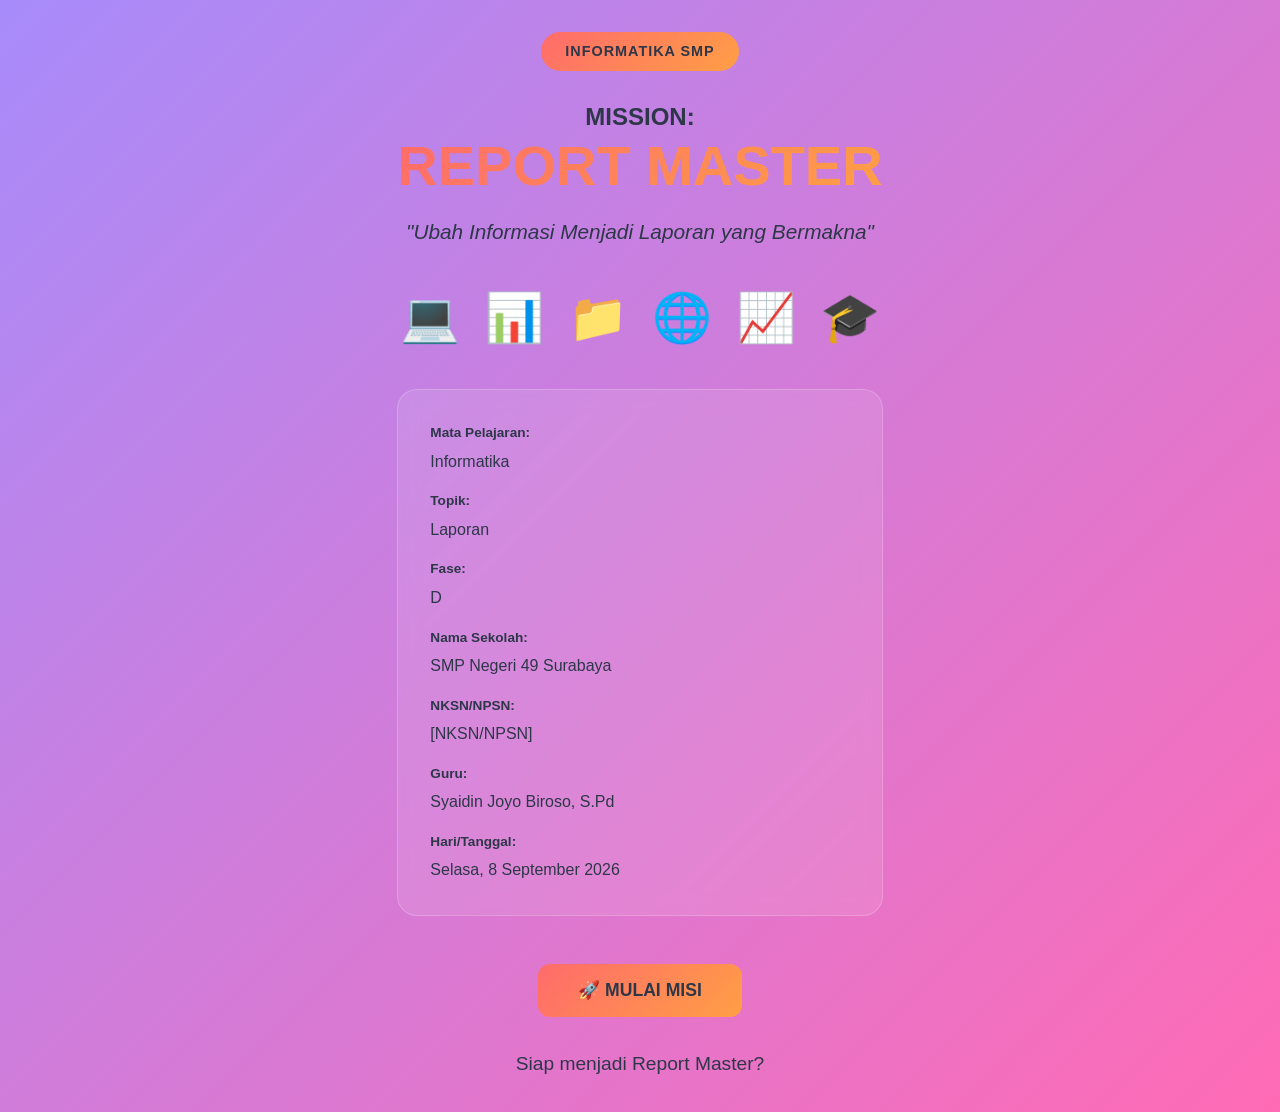
<file: index.html>
<!DOCTYPE html>
<html lang="id">
<head>
    <meta charset="UTF-8">
    <meta name="viewport" content="width=device-width, initial-scale=1.0">
    <title>MISSION: REPORT MASTER - Informatika SMP</title>
    <link rel="stylesheet" href="style.css">
</head>
<body>
    <!-- Navigation Bar -->
    <nav class="navbar" id="navbar" style="display: none;">
        <div class="nav-container">
            <div class="nav-brand">REPORT MASTER</div>
            <div class="nav-progress">
                <div class="progress-bar">
                    <div class="progress-fill" id="mainProgress"></div>
                </div>
                <span class="progress-text" id="progressText">0%</span>
            </div>
            <button class="nav-btn" onclick="goToDashboard()">🏠 Dashboard</button>
        </div>
    </nav>

    <!-- Page 1: Cover -->
    <section id="page-cover" class="page active">
        <div class="cover-container">
            <div class="cover-content">
                <div class="cover-badge">INFORMATIKA SMP</div>
                <h1 class="cover-title">
                    <span class="title-mission">MISSION:</span>
                    <span class="title-main">REPORT MASTER</span>
                </h1>
                <p class="cover-subtitle">"Ubah Informasi Menjadi Laporan yang Bermakna"</p>
                
                <div class="cover-illustration">
                    <div class="illustration-item">💻</div>
                    <div class="illustration-item">📊</div>
                    <div class="illustration-item">📁</div>
                    <div class="illustration-item">🌐</div>
                    <div class="illustration-item">📈</div>
                    <div class="illustration-item">🎓</div>
                </div>

                <div class="cover-info">
                    <div class="info-grid">
                        <div class="info-item">
                            <span class="info-label">Mata Pelajaran:</span>
                            <span class="info-value">Informatika</span>
                        </div>
                        <div class="info-item">
                            <span class="info-label">Topik:</span>
                            <span class="info-value">Laporan</span>
                        </div>
                        <div class="info-item">
                            <span class="info-label">Fase:</span>
                            <span class="info-value">D</span>
                        </div>
                        <div class="info-item">
                            <span class="info-label">Nama Sekolah:</span>
                            <span class="info-value">SMP Negeri 49 Surabaya</span>
                        </div>
                        <div class="info-item">
                            <span class="info-label">NKSN/NPSN:</span>
                            <span class="info-value">[NKSN/NPSN]</span>
                        </div>
                        <div class="info-item">
                            <span class="info-label">Guru:</span>
                            <span class="info-value">Syaidin Joyo Biroso, S.Pd</span>
                        </div>
                        <div class="info-item">
                            <span class="info-label">Hari/Tanggal:</span>
                            <span class="info-value">Selasa, 8 September 2026</span>
                        </div>
                    </div>
                </div>

                <button class="btn-primary btn-large" id="btnStartMission" onclick="startMission()">
                    🚀 MULAI MISI
                </button>

                <p class="cover-question">Siap menjadi Report Master?</p>
            </div>
        </div>
    </section>

    <!-- Page 2: Student Identity -->
    <section id="page-identity" class="page">
        <div class="container">
            <div class="card-center">
                <div class="card-header">
                    <h2>👤 IDENTITAS SISWA</h2>
                    <p>Masukkan identitasmu untuk memulai perjalanan belajar</p>
                </div>
                <div class="card-body">
                    <form id="identityForm" onsubmit="saveIdentity(event)">
                        <div class="form-group">
                            <label for="studentName">Nama Lengkap</label>
                            <input type="text" id="studentName" required placeholder="Masukkan nama lengkap">
                        </div>
                        <div class="form-group">
                            <label for="studentClass">Kelas</label>
                            <input type="text" id="studentClass" required placeholder="Contoh: VIII-A">
                        </div>
                        <div class="form-group">
                            <label for="studentNumber">Nomor Absen</label>
                            <input type="number" id="studentNumber" required placeholder="Nomor absen">
                        </div>
                        <button type="submit" class="btn-primary btn-large">LANJUTKAN</button>
                    </form>
                </div>
            </div>
        </div>
    </section>

    <!-- Page 3: Dashboard -->
    <section id="page-dashboard" class="page">
        <div class="container">
            <div class="dashboard-header">
                <h1>WELCOME, <span id="studentNameDisplay">REPORT MASTER</span>!</h1>
                <div class="progress-section">
                    <div class="progress-bar-large">
                        <div class="progress-fill" id="dashboardProgress"></div>
                    </div>
                    <p class="progress-label"><span id="dashboardProgressText">0</span>% Complete</p>
                </div>
            </div>

            <div class="missions-grid">
                <div class="mission-card locked" data-mission="1" onclick="startMissionPage(1)">
                    <div class="mission-icon">🧠</div>
                    <div class="mission-content">
                        <h3>MISSION 01</h3>
                        <p>PRETEST</p>
                        <span class="mission-status">🔒 Locked</span>
                    </div>
                </div>

                <div class="mission-card locked" data-mission="2" onclick="startMissionPage(2)">
                    <div class="mission-icon">📚</div>
                    <div class="mission-content">
                        <h3>MISSION 02</h3>
                        <p>KENALI LAPORAN</p>
                        <span class="mission-status">🔒 Locked</span>
                    </div>
                </div>

                <div class="mission-card locked" data-mission="3" onclick="startMissionPage(3)">
                    <div class="mission-icon">🧩</div>
                    <div class="mission-content">
                        <h3>MISSION 03</h3>
                        <p>STRUKTUR LAPORAN</p>
                        <span class="mission-status">🔒 Locked</span>
                    </div>
                </div>

                <div class="mission-card locked" data-mission="4" onclick="startMissionPage(4)">
                    <div class="mission-icon">🛠️</div>
                    <div class="mission-content">
                        <h3>MISSION 04</h3>
                        <p>REPORT BUILDER</p>
                        <span class="mission-status">🔒 Locked</span>
                    </div>
                </div>

                <div class="mission-card locked" data-mission="5" onclick="startMissionPage(5)">
                    <div class="mission-icon">🟢</div>
                    <div class="mission-content">
                        <h3>MISSION 05</h3>
                        <p>QUIZ EASY</p>
                        <span class="mission-status">🔒 Locked</span>
                    </div>
                </div>

                <div class="mission-card locked" data-mission="6" onclick="startMissionPage(6)">
                    <div class="mission-icon">🟡</div>
                    <div class="mission-content">
                        <h3>MISSION 06</h3>
                        <p>QUIZ MEDIUM</p>
                        <span class="mission-status">🔒 Locked</span>
                    </div>
                </div>

                <div class="mission-card locked" data-mission="7" onclick="startMissionPage(7)">
                    <div class="mission-icon">🔴</div>
                    <div class="mission-content">
                        <h3>MISSION 07</h3>
                        <p>QUIZ EXPERT</p>
                        <span class="mission-status">🔒 Locked</span>
                    </div>
                </div>

                <div class="mission-card locked" data-mission="8" onclick="startMissionPage(8)">
                    <div class="mission-icon">🏆</div>
                    <div class="mission-content">
                        <h3>MISSION 08</h3>
                        <p>REPORT CHALLENGE</p>
                        <span class="mission-status">🔒 Locked</span>
                    </div>
                </div>

                <div class="mission-card locked" data-mission="9" onclick="startMissionPage(9)">
                    <div class="mission-icon">🧠</div>
                    <div class="mission-content">
                        <h3>MISSION 09</h3>
                        <p>POSTTEST</p>
                        <span class="mission-status">🔒 Locked</span>
                    </div>
                </div>

                <div class="mission-card locked" data-mission="10" onclick="startMissionPage(10)">
                    <div class="mission-icon">💭</div>
                    <div class="mission-content">
                        <h3>MISSION 10</h3>
                        <p>REFLEKSI 4P</p>
                        <span class="mission-status">🔒 Locked</span>
                    </div>
                </div>

                <div class="mission-card locked" data-mission="11" onclick="startMissionPage(11)">
                    <div class="mission-icon">🎓</div>
                    <div class="mission-content">
                        <h3>MISSION 11</h3>
                        <p>HASIL BELAJAR</p>
                        <span class="mission-status">🔒 Locked</span>
                    </div>
                </div>
            </div>

            <div class="badges-section">
                <h2>🏅 BADGES KAMU</h2>
                <div class="badges-grid" id="badgesGrid">
                    <div class="badge-item locked">
                        <div class="badge-icon">🏅</div>
                        <p>DATA EXPLORER</p>
                    </div>
                    <div class="badge-item locked">
                        <div class="badge-icon">🏅</div>
                        <p>STRUCTURE MASTER</p>
                    </div>
                    <div class="badge-item locked">
                        <div class="badge-icon">🏅</div>
                        <p>REPORT BUILDER</p>
                    </div>
                    <div class="badge-item locked">
                        <div class="badge-icon">🏅</div>
                        <p>CRITICAL THINKER</p>
                    </div>
                    <div class="badge-item locked">
                        <div class="badge-icon">🏆</div>
                        <p>REPORT MASTER</p>
                    </div>
                </div>
            </div>
        </div>
    </section>

    <!-- Mission 1: Pretest -->
    <section id="mission-1" class="page mission-page">
        <div class="container">
            <div class="mission-header">
                <h1>🧠 MISSION 01: PRETEST</h1>
                <p class="mission-subtitle">"Seberapa Kenal Kamu dengan Laporan?"</p>
            </div>

            <div class="quiz-container" id="pretestQuiz"></div>

            <div class="quiz-result" id="pretestResult" style="display: none;">
                <h2>📊 HASIL PRETEST</h2>
                <div class="score-display">
                    <div class="score-circle">
                        <span class="score-value" id="pretestScore">0</span>
                        <span class="score-label">/100</span>
                    </div>
                </div>
                <p class="result-message">Pretest bukan nilai akhir. Ini adalah peta awal perjalanan belajarmu.</p>
                <div class="result-details" id="pretestDetails"></div>
                <button class="btn-primary" onclick="completeMission(1)">LANJUT KE MISSION 02 →</button>
            </div>
        </div>
    </section>

    <!-- Mission 2: Materi Laporan -->
    <section id="mission-2" class="page mission-page">
        <div class="container">
            <div class="mission-header">
                <h1>📚 MISSION 02: KENALI LAPORAN</h1>
                <p class="mission-subtitle">Pahami konsep dasar laporan dalam Informatika</p>
            </div>

            <div class="content-cards">
                <div class="expandable-card">
                    <div class="card-title" onclick="toggleCard(this)">
                        <span>📝 Pengertian Laporan</span>
                        <span class="toggle-icon">▼</span>
                    </div>
                    <div class="card-content">
                        <p>Laporan adalah dokumen yang berisi informasi hasil kegiatan, penelitian, atau observasi yang disajikan secara sistematis dan objektif. Dalam Informatika, laporan digunakan untuk mengkomunikasikan hasil analisis data, temuan penelitian, atau dokumentasi proyek teknologi.</p>
                    </div>
                </div>

                <div class="expandable-card">
                    <div class="card-title" onclick="toggleCard(this)">
                        <span>🎯 Tujuan Laporan</span>
                        <span class="toggle-icon">▼</span>
                    </div>
                    <div class="card-content">
                        <ul>
                            <li>Menyampaikan informasi secara akurat dan lengkap</li>
                            <li>Mendokumentasikan kegiatan atau hasil penelitian</li>
                            <li>Menjadi dasar pengambilan keputusan</li>
                            <li>Memberikan pertanggungjawaban atas kegiatan yang dilakukan</li>
                            <li>Berbagi pengetahuan dan temuan dengan orang lain</li>
                        </ul>
                    </div>
                </div>

                <div class="expandable-card">
                    <div class="card-title" onclick="toggleCard(this)">
                        <span>⚡ Fungsi Laporan</span>
                        <span class="toggle-icon">▼</span>
                    </div>
                    <div class="card-content">
                        <ul>
                            <li><strong>Fungsi Informatif:</strong> Memberikan informasi kepada pembaca</li>
                            <li><strong>Fungsi Dokumentasi:</strong> Merekam kegiatan atau peristiwa</li>
                            <li><strong>Fungsi Pertanggungjawaban:</strong> Mempertanggungjawabkan tugas yang dilakukan</li>
                            <li><strong>Fungsi Evaluasi:</strong> Menilai keberhasilan suatu kegiatan</li>
                        </ul>
                    </div>
                </div>

                <div class="expandable-card">
                    <div class="card-title" onclick="toggleCard(this)">
                        <span>✅ Ciri-Ciri Laporan yang Baik</span>
                        <span class="toggle-icon">▼</span>
                    </div>
                    <div class="card-content">
                        <ul>
                            <li><strong>Objektif:</strong> Berdasarkan fakta, bukan opini pribadi</li>
                            <li><strong>Sistematis:</strong> Disusun dengan struktur yang jelas dan runtut</li>
                            <li><strong>Lengkap:</strong> Memuat semua informasi yang diperlukan</li>
                            <li><strong>Akurat:</strong> Data dan informasi yang disajikan benar</li>
                            <li><strong>Jelas:</strong> Mudah dipahami oleh pembaca</li>
                            <li><strong>Formal:</strong> Menggunakan bahasa baku dan tidak emosional</li>
                        </ul>
                    </div>
                </div>

                <div class="expandable-card">
                    <div class="card-title" onclick="toggleCard(this)">
                        <span>📋 Jenis-Jenis Laporan</span>
                        <span class="toggle-icon">▼</span>
                    </div>
                    <div class="card-content">
                        <ul>
                            <li><strong>Laporan Kegiatan:</strong> Melaporkan kegiatan yang telah dilakukan</li>
                            <li><strong>Laporan Penelitian:</strong> Menyajikan hasil penelitian atau eksperimen</li>
                            <li><strong>Laporan Observasi:</strong> Melaporkan hasil pengamatan</li>
                            <li><strong>Laporan Proyek:</strong> Dokumentasi proyek yang dikerjakan</li>
                            <li><strong>Laporan Keuangan:</strong> Melaporkan kondisi keuangan</li>
                        </ul>
                    </div>
                </div>

                <div class="expandable-card">
                    <div class="card-title" onclick="toggleCard(this)">
                        <span>💬 Bahasa dalam Laporan</span>
                        <span class="toggle-icon">▼</span>
                    </div>
                    <div class="card-content">
                        <ul>
                            <li>Menggunakan bahasa Indonesia yang baku</li>
                            <li>Kalimat efektif dan tidak bertele-tele</li>
                            <li>Menghindari bahasa emosional</li>
                            <li>Menggunakan istilah teknis dengan tepat</li>
                            <li>Menghindari singkatan tidak baku</li>
                        </ul>
                    </div>
                </div>

                <div class="expandable-card">
                    <div class="card-title" onclick="toggleCard(this)">
                        <span>🔍 Fakta, Data, dan Opini</span>
                        <span class="toggle-icon">▼</span>
                    </div>
                    <div class="card-content">
                        <p><strong>Fakta:</strong> Kenyataan yang dapat dibuktikan kebenarannya. Contoh: "30 siswa mengikuti survei"</p>
                        <p><strong>Data:</strong> Informasi yang dikumpulkan dari penelitian atau observasi. Contoh: "25 dari 30 siswa menggunakan media sosial"</p>
                        <p><strong>Opini:</strong> Pendapat atau pandangan pribadi. Contoh: "Media sosial sangat menarik"</p>
                        <p class="highlight">⚠️ Laporan harus berbasis FAKTA dan DATA, bukan opini!</p>
                    </div>
                </div>

                <div class="expandable-card">
                    <div class="card-title" onclick="toggleCard(this)">
                        <span>📖 Sumber Informasi</span>
                        <span class="toggle-icon">▼</span>
                    </div>
                    <div class="card-content">
                        <ul>
                            <li><strong>Sumber Primer:</strong> Observasi langsung, wawancara, survei</li>
                            <li><strong>Sumber Sekunder:</strong> Buku, jurnal, artikel, website</li>
                            <li>Semua sumber harus dicantumkan dalam daftar sumber/referensi</li>
                            <li>Mencantumkan sumber menunjukkan integritas dan menghindari plagiarisme</li>
                        </ul>
                    </div>
                </div>

                <div class="expandable-card">
                    <div class="card-title" onclick="toggleCard(this)">
                        <span>⚖️ Etika Menggunakan Informasi</span>
                        <span class="toggle-icon">▼</span>
                    </div>
                    <div class="card-content">
                        <ul>
                            <li>Tidak menyalin karya orang lain (plagiarisme)</li>
                            <li>Mencantumkan sumber dengan jelas</li>
                            <li>Tidak memalsukan data</li>
                            <li>Menghormati privasi responden</li>
                            <li>Menyajikan informasi secara objektif</li>
                        </ul>
                    </div>
                </div>

                <div class="info-box">
                    <h3>🔗 LAPORAN DALAM INFORMATIKA</h3>
                    <div class="process-flow">
                        <div class="flow-item">📥 Mengumpulkan informasi</div>
                        <div class="flow-arrow">↓</div>
                        <div class="flow-item">🔍 Memilah informasi</div>
                        <div class="flow-arrow">↓</div>
                        <div class="flow-item">⚙️ Mengolah data</div>
                        <div class="flow-arrow">↓</div>
                        <div class="flow-item">📊 Menganalisis</div>
                        <div class="flow-arrow">↓</div>
                        <div class="flow-item">📄 Menyajikan</div>
                        <div class="flow-arrow">↓</div>
                        <div class="flow-item">📢 Mengomunikasikan hasil</div>
                    </div>
                    <p>Dalam Informatika, kemampuan membuat laporan sangat penting untuk mengkomunikasikan hasil analisis data, dokumentasi proyek, dan temuan penelitian teknologi.</p>
                </div>
            </div>

            <button class="btn-primary btn-large" onclick="completeMission(2)">LANJUT KE MISSION 03 →</button>
        </div>
    </section>

    <!-- Mission 3: Struktur Laporan -->
    <section id="mission-3" class="page mission-page">
        <div class="container">
            <div class="mission-header">
                <h1>🧩 MISSION 03: STRUKTUR LAPORAN FORMAL</h1>
                <p class="mission-subtitle">Kenali Struktur Laporan yang Benar</p>
            </div>

            <div class="info-box" style="background: var(--gradient-primary); color: white; padding: 20px; border-radius: 12px; margin-bottom: 30px;">
                <h3 style="margin-top: 0;">📚 Struktur Laporan Formal</h3>
                <p>Laporan formal memiliki struktur yang terorganisir dengan baik. Klik setiap bagian untuk mempelajari lebih detail!</p>
            </div>

            <div class="structure-grid">
                <div class="structure-card" onclick="showStructureDetail(1)">
                    <div class="structure-number">1</div>
                    <h3>Halaman Judul</h3>
                    <p class="structure-desc">Cover laporan</p>
                </div>
                <div class="structure-card" onclick="showStructureDetail(2)">
                    <div class="structure-number">2</div>
                    <h3>Kata Pengantar</h3>
                    <p class="structure-desc">Ucapan pembuka</p>
                </div>
                <div class="structure-card" onclick="showStructureDetail(3)">
                    <div class="structure-number">3</div>
                    <h3>Daftar Isi</h3>
                    <p class="structure-desc">Navigasi laporan</p>
                </div>
                <div class="structure-card" onclick="showStructureDetail(4)">
                    <div class="structure-number">4</div>
                    <h3>BAB I: Pendahuluan</h3>
                    <p class="structure-desc">Pembuka &amp; Konteks</p>
                </div>
                <div class="structure-card" onclick="showStructureDetail(5)">
                    <div class="structure-number">5</div>
                    <h3>BAB II: Pembahasan</h3>
                    <p class="structure-desc">Inti Laporan</p>
                </div>
                <div class="structure-card" onclick="showStructureDetail(6)">
                    <div class="structure-number">6</div>
                    <h3>BAB III: Penutup</h3>
                    <p class="structure-desc">Kesimpulan &amp; Saran</p>
                </div>
                <div class="structure-card" onclick="showStructureDetail(7)">
                    <div class="structure-number">7</div>
                    <h3>Daftar Pustaka</h3>
                    <p class="structure-desc">Sumber Referensi</p>
                </div>
                <div class="structure-card" onclick="showStructureDetail(8)">
                    <div class="structure-number">8</div>
                    <h3>Lampiran</h3>
                    <p class="structure-desc">Dokumen Pendukung</p>
                </div>
            </div>

            <div class="example-report">
                <h2>📄 Contoh Laporan Formal</h2>
                <div class="report-sample">
                    <div style="text-align: center; padding: 40px 0; border-bottom: 2px solid #333; margin-bottom: 30px;">
                        <h3 style="font-size: 20px; margin: 10px 0;">LAPORAN SURVEI</h3>
                        <h2 style="font-size: 24px; margin: 20px 0;">PENGGUNAAN INTERNET SISWA<br>KELAS VIII SMP NEGERI 1</h2>
                        <p style="margin: 40px 0;">Disusun Oleh:<br><strong>Kelompok 1</strong></p>
                        <p style="margin: 40px 0;">SMP NEGERI 1<br>2026</p>
                    </div>

                    <h3 style="text-align: center; margin: 30px 0;">KATA PENGANTAR</h3>
                    <p style="text-indent: 40px;">Puji syukur kami panjatkan kepada Tuhan Yang Maha Esa yang telah memberikan rahmat dan karunia-Nya sehingga kami dapat menyelesaikan laporan survei ini dengan baik.</p>
                    <p style="text-indent: 40px;">Laporan ini disusun berdasarkan hasil survei tentang penggunaan internet di kalangan siswa kelas VIII. Kami berharap laporan ini dapat memberikan informasi yang bermanfaat.</p>
                    
                    <h3 style="text-align: center; margin: 30px 0;">DAFTAR ISI</h3>
                    <p>KATA PENGANTAR<br>
                    DAFTAR ISI<br>
                    BAB I PENDAHULUAN<br>
                    &nbsp;&nbsp;&nbsp;&nbsp;A. Latar Belakang<br>
                    &nbsp;&nbsp;&nbsp;&nbsp;B. Tujuan<br>
                    BAB II PEMBAHASAN<br>
                    &nbsp;&nbsp;&nbsp;&nbsp;A. Metode Penelitian<br>
                    &nbsp;&nbsp;&nbsp;&nbsp;B. Hasil Penelitian<br>
                    &nbsp;&nbsp;&nbsp;&nbsp;C. Pembahasan<br>
                    BAB III PENUTUP<br>
                    &nbsp;&nbsp;&nbsp;&nbsp;A. Kesimpulan<br>
                    &nbsp;&nbsp;&nbsp;&nbsp;B. Saran<br>
                    DAFTAR PUSTAKA</p>
                    
                    <h3 style="text-align: center; margin: 30px 0;">BAB I<br>PENDAHULUAN</h3>
                    
                    <h4>A. Latar Belakang</h4>
                    <p style="text-indent: 40px;">Dengan semakin berkembangnya teknologi, penggunaan internet di kalangan pelajar terus meningkat. Internet telah menjadi bagian penting dalam kehidupan siswa, baik untuk mencari informasi, berkomunikasi, maupun hiburan. Penting untuk mengetahui bagaimana siswa memanfaatkan internet agar dapat memberikan arahan yang tepat tentang penggunaan internet yang positif dan produktif.</p>
                    
                    <h4>B. Tujuan</h4>
                    <p style="text-indent: 40px;">Survei ini bertujuan untuk mengetahui kebiasaan dan tujuan penggunaan internet oleh siswa kelas VIII SMP Negeri 1.</p>
                    
                    <h3 style="text-align: center; margin: 30px 0;">BAB II<br>PEMBAHASAN</h3>
                    
                    <h4>A. Metode Penelitian</h4>
                    <p style="text-indent: 40px;">Survei dilakukan dengan menyebarkan kuesioner digital kepada 30 siswa kelas VIII pada tanggal 1 September 2026. Responden diminta menjawab pertanyaan tentang frekuensi dan tujuan penggunaan internet.</p>
                    
                    <h4>B. Hasil Penelitian</h4>
                    <p style="text-indent: 40px;">Dari 30 responden yang mengikuti survei, diperoleh data sebagai berikut:</p>
                    <ul>
                        <li>27 siswa (90%) menggunakan internet untuk mencari informasi</li>
                        <li>25 siswa (83%) untuk media sosial</li>
                        <li>23 siswa (77%) untuk menonton video</li>
                        <li>20 siswa (67%) untuk bermain game</li>
                        <li>18 siswa (60%) untuk belajar</li>
                    </ul>
                    
                    <h4>C. Pembahasan</h4>
                    <p style="text-indent: 40px;">Mayoritas siswa (90%) menggunakan internet untuk mencari informasi, yang menunjukkan kesadaran akan pentingnya literasi digital. Media sosial dan video juga menjadi aktivitas populer dengan persentase di atas 75%. Namun, hanya 60% siswa yang memanfaatkan internet untuk belajar, sehingga masih terdapat potensi peningkatan dalam pemanfaatan internet untuk tujuan edukatif.</p>
                    
                    <h3 style="text-align: center; margin: 30px 0;">BAB III<br>PENUTUP</h3>
                    
                    <h4>A. Kesimpulan</h4>
                    <p style="text-indent: 40px;">Berdasarkan hasil survei, dapat disimpulkan bahwa siswa kelas VIII SMP Negeri 1 aktif menggunakan internet, terutama untuk mencari informasi dan mengakses media sosial. Penggunaan internet untuk kegiatan pembelajaran masih perlu ditingkatkan.</p>
                    
                    <h4>B. Saran</h4>
                    <p style="text-indent: 40px;">Sekolah perlu memberikan edukasi tentang pemanfaatan internet untuk pembelajaran yang lebih optimal, seperti workshop literasi digital dan rekomendasi platform edukatif yang dapat digunakan siswa.</p>
                    
                    <h3 style="text-align: center; margin: 30px 0;">DAFTAR PUSTAKA</h3>
                    <p>Data Primer: Survei Penggunaan Internet Siswa Kelas VIII SMP Negeri 1, 1 September 2026.</p>
                </div>
            </div>

            <button class="btn-primary btn-large" onclick="completeMission(3)">LANJUT KE MISSION 04 →</button>
        </div>
    </section>

    <!-- Mission 4: Report Builder -->
    <section id="mission-4" class="page mission-page">
        <div class="container">
            <div class="mission-header">
                <h1>🛠️ MISSION 04: REPORT BUILDER</h1>
                <p class="mission-subtitle">Bangun Laporanmu Sendiri</p>
            </div>

            <div class="case-study">
                <h3>📋 KASUS</h3>
                <p>Sekolah ingin mengetahui kebiasaan penggunaan internet siswa kelas VIII.</p>
                
                <h4>📊 DATA</h4>
                <div class="data-display">
                    <p><strong>Jumlah responden:</strong> 30 siswa</p>
                    <ul>
                        <li>Belajar: 18 siswa</li>
                        <li>Media sosial: 25 siswa</li>
                        <li>Game: 20 siswa</li>
                        <li>Menonton video: 23 siswa</li>
                        <li>Mencari informasi: 27 siswa</li>
                    </ul>
                </div>
            </div>

            <div class="builder-steps" id="builderSteps">
                <!-- Steps will be populated by JavaScript -->
            </div>

            <div id="builderResult" style="display: none;">
                <h2>✅ REPORT CHECKER</h2>
                <div class="checker-results" id="checkerResults"></div>
                
                <div class="report-actions">
                    <button class="btn-secondary btn-large" onclick="previewReport()">👁️ PREVIEW LAPORAN</button>
                    <button class="btn-secondary btn-large" onclick="downloadReport()">📥 DOWNLOAD LAPORAN (PDF)</button>
                    <button class="btn-primary btn-large" onclick="completeMission(4)">LANJUT KE MISSION 05 →</button>
                </div>
            </div>

            <!-- Report Preview Modal -->
            <div id="reportPreviewModal" class="modal">
                <div class="modal-content modal-large">
                    <span class="close" onclick="closeReportPreview()">&times;</span>
                    <div id="reportPreviewContent" class="report-preview"></div>
                    <div class="modal-actions">
                        <button class="btn-secondary" onclick="printReport()">🖨️ PRINT</button>
                        <button class="btn-primary" onclick="closeReportPreview()">TUTUP</button>
                    </div>
                </div>
            </div>
        </div>
    </section>

    <!-- Mission 5: Quiz Easy -->
    <section id="mission-5" class="page mission-page">
        <div class="container">
            <div class="mission-header">
                <h1>🟢 MISSION 05: QUIZ EASY</h1>
                <p class="mission-subtitle">LEVEL 1 - EASY</p>
            </div>

            <div class="quiz-container" id="quizEasy"></div>

            <div class="quiz-result" id="quizEasyResult" style="display: none;">
                <h2>📊 HASIL QUIZ EASY</h2>
                <div class="score-display">
                    <div class="score-circle">
                        <span class="score-value" id="quizEasyScore">0</span>
                        <span class="score-label">/100</span>
                    </div>
                </div>
                <div class="result-details" id="quizEasyDetails"></div>
                <div id="badgeEasyEarned" style="display: none;" class="badge-earned">
                    <h3>🏅 BADGE EARNED!</h3>
                    <div class="badge-large">🏅</div>
                    <p>DATA EXPLORER</p>
                </div>
                <button class="btn-primary" onclick="completeMission(5)">LANJUT KE MISSION 06 →</button>
            </div>
        </div>
    </section>

    <!-- Mission 6: Quiz Medium -->
    <section id="mission-6" class="page mission-page">
        <div class="container">
            <div class="mission-header">
                <h1>🟡 MISSION 06: QUIZ MEDIUM</h1>
                <p class="mission-subtitle">LEVEL 2 - MEDIUM</p>
            </div>

            <div class="quiz-container" id="quizMedium"></div>

            <div class="quiz-result" id="quizMediumResult" style="display: none;">
                <h2>📊 HASIL QUIZ MEDIUM</h2>
                <div class="score-display">
                    <div class="score-circle">
                        <span class="score-value" id="quizMediumScore">0</span>
                        <span class="score-label">/100</span>
                    </div>
                </div>
                <div class="result-details" id="quizMediumDetails"></div>
                <div id="badgeMediumEarned" style="display: none;" class="badge-earned">
                    <h3>🏅 BADGE EARNED!</h3>
                    <div class="badge-large">🏅</div>
                    <p>STRUCTURE MASTER</p>
                </div>
                <button class="btn-primary" onclick="completeMission(6)">LANJUT KE MISSION 07 →</button>
            </div>
        </div>
    </section>

    <!-- Mission 7: Quiz Expert -->
    <section id="mission-7" class="page mission-page">
        <div class="container">
            <div class="mission-header">
                <h1>🔴 MISSION 07: QUIZ EXPERT</h1>
                <p class="mission-subtitle">LEVEL 3 - EXPERT</p>
            </div>

            <div class="quiz-container" id="quizExpert"></div>

            <div class="quiz-result" id="quizExpertResult" style="display: none;">
                <h2>📊 HASIL QUIZ EXPERT</h2>
                <div class="score-display">
                    <div class="score-circle">
                        <span class="score-value" id="quizExpertScore">0</span>
                        <span class="score-label">/100</span>
                    </div>
                </div>
                <div class="result-details" id="quizExpertDetails"></div>
                <div id="badgeExpertEarned" style="display: none;" class="badge-earned">
                    <h3>🏅 BADGE EARNED!</h3>
                    <div class="badge-large">🏅</div>
                    <p>CRITICAL THINKER</p>
                </div>
                <button class="btn-primary" onclick="completeMission(7)">LANJUT KE MISSION 08 →</button>
            </div>
        </div>
    </section>

    <!-- Mission 8: Report Challenge -->
    <section id="mission-8" class="page mission-page">
        <div class="container">
            <div class="mission-header">
                <h1>🏆 MISSION 08: FINAL PROJECT</h1>
                <p class="mission-subtitle">CREATE YOUR REPORT</p>
            </div>

            <div class="theme-selection" id="themeSelection">
                <h3>Pilih Tema Laporan:</h3>
                <div class="theme-cards">
                    <div class="theme-card" onclick="selectTheme('A')">
                        <input type="radio" name="theme" id="themeA">
                        <label for="themeA">
                            <h4>A. Kebiasaan Penggunaan Internet Siswa</h4>
                        </label>
                    </div>
                    <div class="theme-card" onclick="selectTheme('B')">
                        <input type="radio" name="theme" id="themeB">
                        <label for="themeB">
                            <h4>B. Penggunaan Gadget di Lingkungan Sekolah</h4>
                        </label>
                    </div>
                    <div class="theme-card" onclick="selectTheme('C')">
                        <input type="radio" name="theme" id="themeC">
                        <label for="themeC">
                            <h4>C. Pemanfaatan Teknologi untuk Belajar</h4>
                        </label>
                    </div>
                    <div class="theme-card" onclick="selectTheme('D')">
                        <input type="radio" name="theme" id="themeD">
                        <label for="themeD">
                            <h4>D. Keamanan Digital Siswa</h4>
                        </label>
                    </div>
                    <div class="theme-card" onclick="selectTheme('E')">
                        <input type="radio" name="theme" id="themeE">
                        <label for="themeE">
                            <h4>E. Penggunaan AI dalam Pembelajaran</h4>
                        </label>
                    </div>
                </div>
                <button class="btn-primary" onclick="startProjectReport()">MULAI MEMBUAT LAPORAN</button>
            </div>

            <div class="project-form" id="projectForm" style="display: none;">
                <div class="checklist-box">
                    <h3>📋 CHECKLIST</h3>
                    <div class="checklist-items" id="projectChecklist">
                        <label><input type="checkbox" id="check1"> Struktur lengkap</label>
                        <label><input type="checkbox" id="check2"> Menggunakan data</label>
                        <label><input type="checkbox" id="check3"> Menggunakan bahasa formal</label>
                        <label><input type="checkbox" id="check4"> Sumber informasi dicantumkan</label>
                        <label><input type="checkbox" id="check5"> Kesimpulan sesuai data</label>
                        <label><input type="checkbox" id="check6"> Tidak menyalin karya orang lain</label>
                    </div>
                </div>

                <div class="project-sections" id="projectSections">
                    <!-- Will be populated by JS -->
                </div>

                <button class="btn-primary btn-large" onclick="submitProject()">SUBMIT PROJECT</button>
            </div>

            <div id="projectResult" style="display: none;">
                <h2>✅ PROJECT SELESAI!</h2>
                <div id="badgeProjectEarned" class="badge-earned">
                    <h3>🏅 BADGE EARNED!</h3>
                    <div class="badge-large">🏅</div>
                    <p>REPORT BUILDER</p>
                </div>
                <button class="btn-primary" onclick="completeMission(8)">LANJUT KE MISSION 09 →</button>
            </div>
        </div>
    </section>

    <!-- Mission 9: Posttest -->
    <section id="mission-9" class="page mission-page">
        <div class="container">
            <div class="mission-header">
                <h1>🧠 MISSION 09: POSTTEST</h1>
                <p class="mission-subtitle">Ukur Perkembangan Pemahamanmu</p>
            </div>

            <div class="quiz-container" id="posttestQuiz"></div>

            <div class="quiz-result" id="posttestResult" style="display: none;">
                <h2>📊 HASIL POSTTEST</h2>
                <div class="score-comparison">
                    <div class="comparison-item">
                        <h3>PRETEST</h3>
                        <div class="score-circle-small">
                            <span id="pretestCompare">0</span>
                        </div>
                    </div>
                    <div class="comparison-arrow">→</div>
                    <div class="comparison-item">
                        <h3>POSTTEST</h3>
                        <div class="score-circle-small">
                            <span id="posttestCompare">0</span>
                        </div>
                    </div>
                </div>
                <div class="learning-gain">
                    <h3>📈 LEARNING GAIN</h3>
                    <div class="gain-value" id="learningGain">+0</div>
                </div>
                <p class="gain-message" id="gainMessage"></p>
                <div class="result-details" id="posttestDetails"></div>
                <button class="btn-primary" onclick="completeMission(9)">LANJUT KE MISSION 10 →</button>
            </div>
        </div>
    </section>

    <!-- Mission 10: Refleksi 4P -->
    <section id="mission-10" class="page mission-page">
        <div class="container">
            <div class="mission-header">
                <h1>💭 MISSION 10: REFLEKSI 4P</h1>
                <p class="mission-subtitle">Berhenti sejenak. Lihat kembali perjalanan belajarmu.</p>
            </div>

            <form id="reflectionForm" onsubmit="submitReflection(event)">
                <div class="reflection-section">
                    <h3>1️⃣ PERISTIWA</h3>
                    <p class="reflection-question">Apa pengalaman paling penting yang kamu alami selama pembelajaran?</p>
                    <textarea id="refPeristiwa" rows="4" required placeholder="Tuliskan pengalamanmu..."></textarea>
                </div>

                <div class="reflection-section">
                    <h3>2️⃣ PERASAAN</h3>
                    <p class="reflection-question">Bagaimana perasaanmu selama belajar membuat laporan?</p>
                    <div class="feeling-options">
                        <label class="feeling-option">
                            <input type="radio" name="feeling" value="Sangat Senang" required>
                            <span class="feeling-emoji">😀</span>
                            <span>Sangat senang</span>
                        </label>
                        <label class="feeling-option">
                            <input type="radio" name="feeling" value="Senang" required>
                            <span class="feeling-emoji">🙂</span>
                            <span>Senang</span>
                        </label>
                        <label class="feeling-option">
                            <input type="radio" name="feeling" value="Biasa saja" required>
                            <span class="feeling-emoji">😐</span>
                            <span>Biasa saja</span>
                        </label>
                        <label class="feeling-option">
                            <input type="radio" name="feeling" value="Kesulitan" required>
                            <span class="feeling-emoji">😟</span>
                            <span>Kesulitan</span>
                        </label>
                        <label class="feeling-option">
                            <input type="radio" name="feeling" value="Sangat Kesulitan" required>
                            <span class="feeling-emoji">😣</span>
                            <span>Sangat kesulitan</span>
                        </label>
                    </div>
                </div>

                <div class="reflection-section">
                    <h3>3️⃣ PEMBELAJARAN</h3>
                    <p class="reflection-question">Apa pengetahuan atau keterampilan baru yang kamu dapatkan?</p>
                    <textarea id="refPembelajaran" rows="4" required placeholder="Tuliskan apa yang kamu pelajari..."></textarea>
                </div>

                <div class="reflection-section">
                    <h3>4️⃣ PENERAPAN</h3>
                    <p class="reflection-question">Bagaimana kamu akan menerapkan keterampilan membuat laporan dalam kehidupan nyata?</p>
                    <textarea id="refPenerapan" rows="4" required placeholder="Tuliskan rencana penerapanmu..."></textarea>
                </div>

                <div class="reflection-section">
                    <h3>💡 KESIMPULAN</h3>
                    <p class="reflection-question">Setelah pembelajaran ini, saya sekarang mampu...</p>
                    <textarea id="refKesimpulan" rows="3" required placeholder="Tuliskan kemampuan barumu..."></textarea>
                </div>

                <button type="submit" class="btn-primary btn-large">SELESAIKAN REFLEKSI</button>
            </form>
        </div>
    </section>

    <!-- Mission 11: Hasil Belajar -->
    <section id="mission-11" class="page mission-page">
        <div class="container">
            <div class="mission-header">
                <h1>🎓 YOUR LEARNING RESULT</h1>
                <p class="mission-subtitle">Hasil Perjalanan Belajarmu</p>
            </div>

            <div class="result-identity">
                <h2 id="resultStudentName">Nama Siswa</h2>
                <p id="resultStudentClass">Kelas</p>
            </div>

            <div class="final-scores">
                <div class="score-card">
                    <h3>PRETEST</h3>
                    <div class="score-value-large" id="finalPretest">0</div>
                </div>
                <div class="score-card">
                    <h3>QUIZ EASY</h3>
                    <div class="score-value-large" id="finalQuizEasy">0</div>
                </div>
                <div class="score-card">
                    <h3>QUIZ MEDIUM</h3>
                    <div class="score-value-large" id="finalQuizMedium">0</div>
                </div>
                <div class="score-card">
                    <h3>QUIZ EXPERT</h3>
                    <div class="score-value-large" id="finalQuizExpert">0</div>
                </div>
                <div class="score-card">
                    <h3>REPORT BUILDER</h3>
                    <div class="score-value-large" id="finalBuilder">0</div>
                </div>
                <div class="score-card">
                    <h3>PROJECT</h3>
                    <div class="score-value-large" id="finalProject">0</div>
                </div>
                <div class="score-card">
                    <h3>POSTTEST</h3>
                    <div class="score-value-large" id="finalPosttest">0</div>
                </div>
            </div>

            <div class="final-result-box">
                <h2>📊 NILAI AKHIR</h2>
                <div class="final-score-display">
                    <div class="final-score-circle">
                        <span id="finalScore">0</span>
                    </div>
                </div>
                <div class="final-status" id="finalStatus">Status</div>
                <div class="learning-gain-final">
                    <h3>📈 LEARNING GAIN</h3>
                    <p id="finalLearningGain">+0</p>
                </div>
            </div>

            <div class="competency-section">
                <h2>✅ KOMPETENSI YANG DICAPAI</h2>
                <div class="competency-list">
                    <div class="competency-item">✅ Memahami laporan</div>
                    <div class="competency-item">✅ Memahami struktur laporan</div>
                    <div class="competency-item">✅ Menganalisis data</div>
                    <div class="competency-item">✅ Menyusun laporan</div>
                    <div class="competency-item">✅ Menggunakan sumber informasi</div>
                    <div class="competency-item">✅ Melakukan refleksi</div>
                </div>
            </div>

            <div class="badges-earned-final">
                <h2>🏅 BADGES EARNED</h2>
                <div class="badges-final-grid" id="badgesFinalGrid"></div>
            </div>

            <div class="final-master-badge" id="finalMasterBadge" style="display: none;">
                <h2>🎉 SELAMAT!</h2>
                <div class="master-badge-display">
                    <div class="badge-master">🏆</div>
                    <h3>REPORT MASTER</h3>
                    <p>Kamu telah menyelesaikan semua misi!</p>
                </div>
            </div>

            <button class="btn-primary btn-large" onclick="exportData()">📥 EXPORT HASIL BELAJAR</button>
            <button class="btn-secondary btn-large" onclick="goToDashboard()">🏠 KEMBALI KE DASHBOARD</button>
        </div>
    </section>

    <!-- Teacher Dashboard -->
    <section id="page-teacher" class="page">
        <div class="container">
            <div class="mission-header">
                <h1>👨‍🏫 TEACHER DASHBOARD</h1>
                <p class="mission-subtitle">Analisis Hasil Pembelajaran</p>
            </div>

            <div class="teacher-stats">
                <div class="stat-card">
                    <h3>Jumlah Siswa</h3>
                    <div class="stat-value" id="teacherTotalStudents">0</div>
                </div>
                <div class="stat-card">
                    <h3>Rata-rata Pretest</h3>
                    <div class="stat-value" id="teacherAvgPretest">0</div>
                </div>
                <div class="stat-card">
                    <h3>Rata-rata Posttest</h3>
                    <div class="stat-value" id="teacherAvgPosttest">0</div>
                </div>
                <div class="stat-card">
                    <h3>Learning Gain</h3>
                    <div class="stat-value" id="teacherAvgGain">+0</div>
                </div>
                <div class="stat-card">
                    <h3>Ketuntasan</h3>
                    <div class="stat-value" id="teacherCompletionRate">0%</div>
                </div>
            </div>

            <div class="teacher-insights">
                <h2>🔎 LEARNING INSIGHT</h2>
                <div class="insight-box" id="teacherInsights">
                    <p>Data pembelajaran akan muncul setelah siswa menyelesaikan aktivitas.</p>
                </div>
            </div>

            <div class="teacher-recommendations">
                <h2>💡 REKOMENDASI</h2>
                <div class="recommendation-box" id="teacherRecommendations">
                    <p>Rekomendasi akan muncul berdasarkan analisis data siswa.</p>
                </div>
            </div>
        </div>
    </section>

    <!-- Modal for Structure Details -->
    <div id="structureModal" class="modal">
        <div class="modal-content">
            <span class="close" onclick="closeModal()">&times;</span>
            <div id="structureModalContent"></div>
        </div>
    </div>

    <script src="script.js"></script>
</body>
</html>
</file>
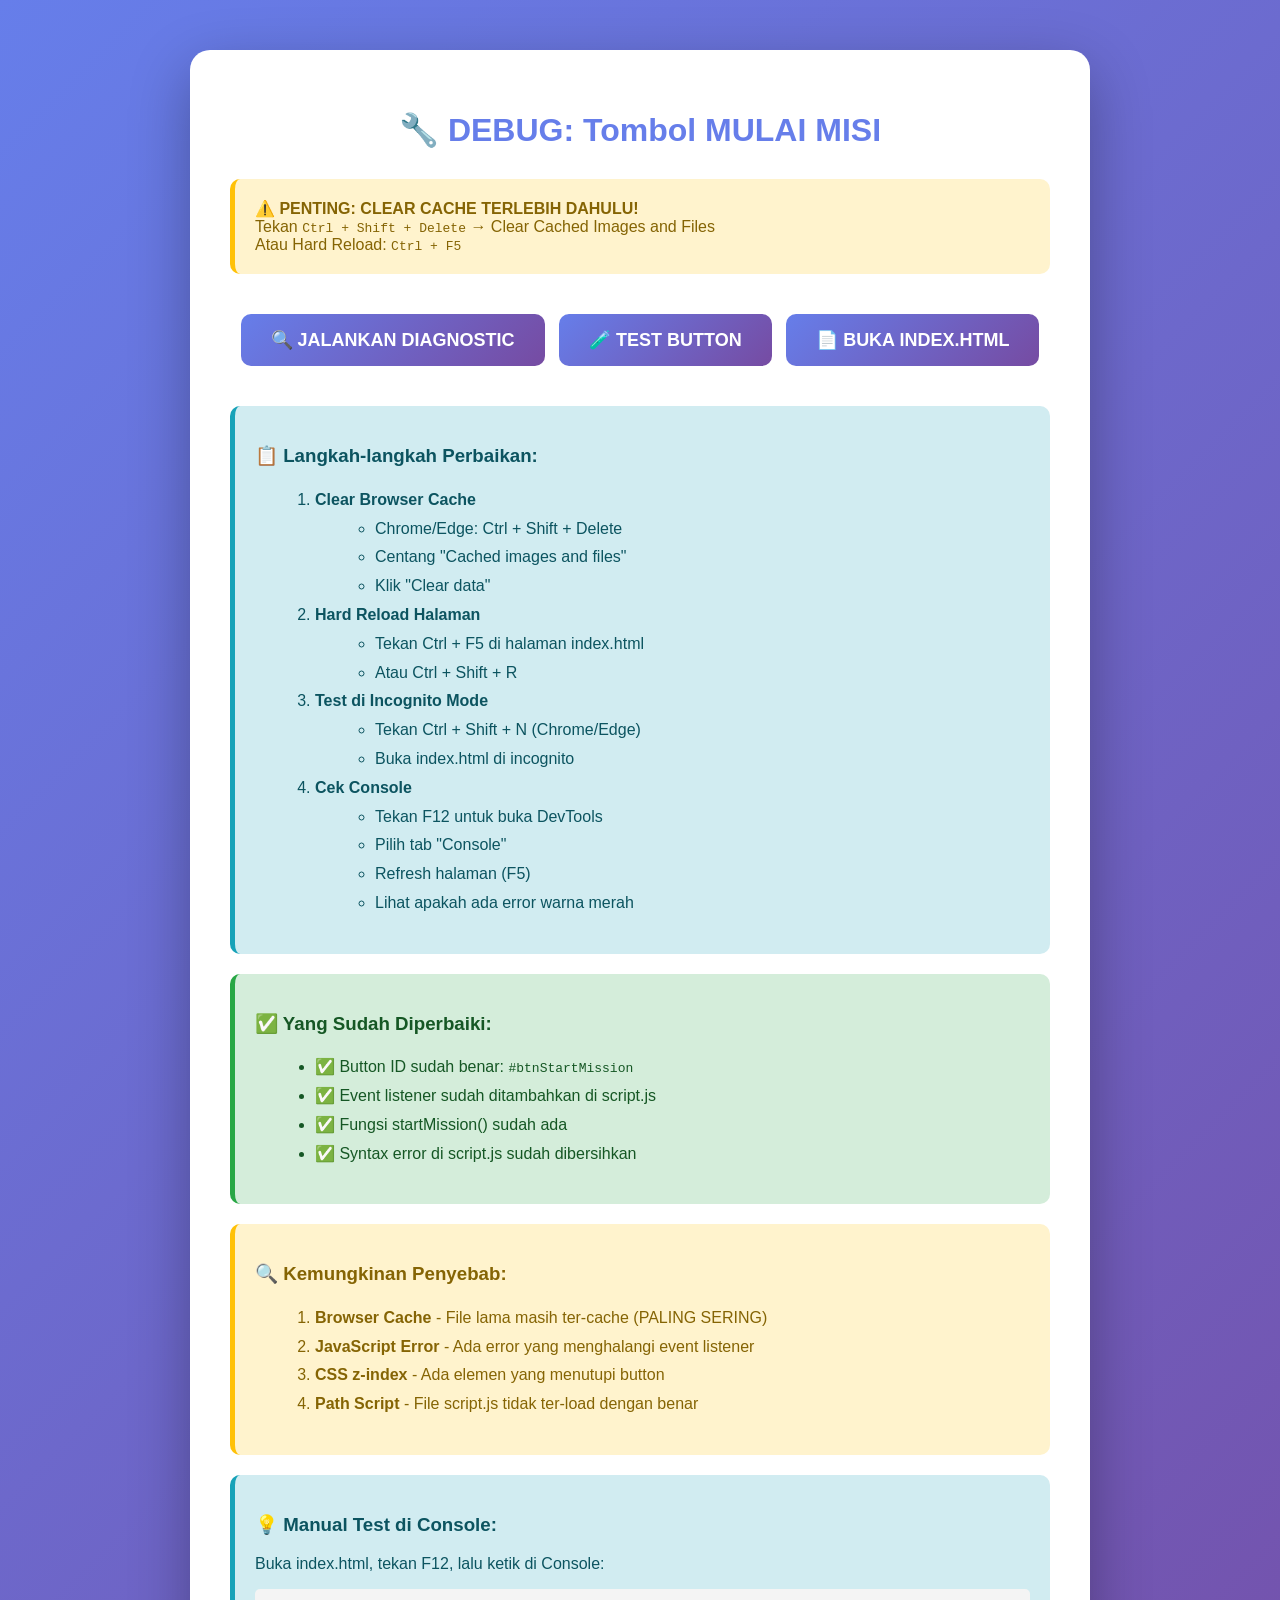
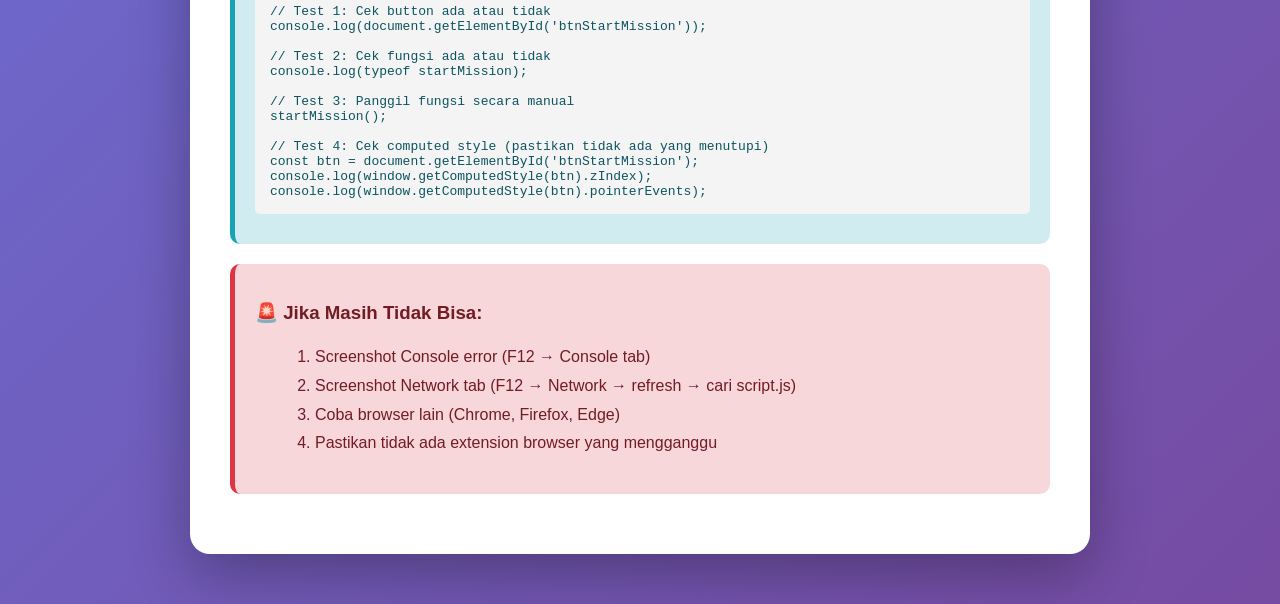
<file: DEBUG_BUTTON.html>
<!DOCTYPE html>
<html lang="id">
<head>
    <meta charset="UTF-8">
    <meta name="viewport" content="width=device-width, initial-scale=1.0">
    <title>🔧 Debug Button MULAI MISI</title>
    <style>
        body {
            font-family: Arial, sans-serif;
            max-width: 900px;
            margin: 30px auto;
            padding: 20px;
            background: linear-gradient(135deg, #667eea 0%, #764ba2 100%);
        }
        .container {
            background: white;
            padding: 40px;
            border-radius: 20px;
            box-shadow: 0 20px 60px rgba(0,0,0,0.3);
        }
        h1 {
            color: #667eea;
            text-align: center;
            margin-bottom: 30px;
        }
        .status {
            padding: 20px;
            margin: 20px 0;
            border-radius: 10px;
            border-left: 5px solid;
        }
        .success {
            background: #d4edda;
            border-color: #28a745;
            color: #155724;
        }
        .error {
            background: #f8d7da;
            border-color: #dc3545;
            color: #721c24;
        }
        .warning {
            background: #fff3cd;
            border-color: #ffc107;
            color: #856404;
        }
        .info {
            background: #d1ecf1;
            border-color: #17a2b8;
            color: #0c5460;
        }
        button {
            background: linear-gradient(135deg, #667eea 0%, #764ba2 100%);
            color: white;
            border: none;
            padding: 15px 30px;
            font-size: 18px;
            border-radius: 10px;
            cursor: pointer;
            margin: 10px 5px;
            transition: transform 0.2s;
            font-weight: bold;
        }
        button:hover {
            transform: translateY(-2px);
        }
        .code {
            background: #f4f4f4;
            padding: 15px;
            border-radius: 5px;
            font-family: monospace;
            margin: 10px 0;
            overflow-x: auto;
            white-space: pre-wrap;
        }
        ol, ul {
            margin-left: 20px;
            line-height: 1.8;
        }
        .test-button {
            text-align: center;
            margin: 30px 0;
        }
        #testResults {
            margin-top: 20px;
        }
        .result-item {
            padding: 10px;
            margin: 5px 0;
            border-radius: 5px;
            font-weight: bold;
        }
        .pass {
            background: #d4edda;
            color: #155724;
        }
        .fail {
            background: #f8d7da;
            color: #721c24;
        }
    </style>
</head>
<body>
    <div class="container">
        <h1>🔧 DEBUG: Tombol MULAI MISI</h1>
        
        <div class="status warning">
            <strong>⚠️ PENTING: CLEAR CACHE TERLEBIH DAHULU!</strong><br>
            Tekan <code>Ctrl + Shift + Delete</code> → Clear Cached Images and Files<br>
            Atau Hard Reload: <code>Ctrl + F5</code>
        </div>

        <div class="test-button">
            <button onclick="runDiagnostic()">🔍 JALANKAN DIAGNOSTIC</button>
            <button onclick="testButton()">🧪 TEST BUTTON</button>
            <button onclick="window.open('index.html', '_blank')">📄 BUKA INDEX.HTML</button>
        </div>

        <div id="testResults"></div>

        <div class="status info">
            <h3>📋 Langkah-langkah Perbaikan:</h3>
            <ol>
                <li><strong>Clear Browser Cache</strong>
                    <ul>
                        <li>Chrome/Edge: Ctrl + Shift + Delete</li>
                        <li>Centang "Cached images and files"</li>
                        <li>Klik "Clear data"</li>
                    </ul>
                </li>
                <li><strong>Hard Reload Halaman</strong>
                    <ul>
                        <li>Tekan Ctrl + F5 di halaman index.html</li>
                        <li>Atau Ctrl + Shift + R</li>
                    </ul>
                </li>
                <li><strong>Test di Incognito Mode</strong>
                    <ul>
                        <li>Tekan Ctrl + Shift + N (Chrome/Edge)</li>
                        <li>Buka index.html di incognito</li>
                    </ul>
                </li>
                <li><strong>Cek Console</strong>
                    <ul>
                        <li>Tekan F12 untuk buka DevTools</li>
                        <li>Pilih tab "Console"</li>
                        <li>Refresh halaman (F5)</li>
                        <li>Lihat apakah ada error warna merah</li>
                    </ul>
                </li>
            </ol>
        </div>

        <div class="status success">
            <h3>✅ Yang Sudah Diperbaiki:</h3>
            <ul>
                <li>✅ Button ID sudah benar: <code>#btnStartMission</code></li>
                <li>✅ Event listener sudah ditambahkan di script.js</li>
                <li>✅ Fungsi startMission() sudah ada</li>
                <li>✅ Syntax error di script.js sudah dibersihkan</li>
            </ul>
        </div>

        <div class="status warning">
            <h3>🔍 Kemungkinan Penyebab:</h3>
            <ol>
                <li><strong>Browser Cache</strong> - File lama masih ter-cache (PALING SERING)</li>
                <li><strong>JavaScript Error</strong> - Ada error yang menghalangi event listener</li>
                <li><strong>CSS z-index</strong> - Ada elemen yang menutupi button</li>
                <li><strong>Path Script</strong> - File script.js tidak ter-load dengan benar</li>
            </ol>
        </div>

        <div class="status info">
            <h3>💡 Manual Test di Console:</h3>
            <p>Buka index.html, tekan F12, lalu ketik di Console:</p>
            <div class="code">// Test 1: Cek button ada atau tidak
console.log(document.getElementById('btnStartMission'));

// Test 2: Cek fungsi ada atau tidak
console.log(typeof startMission);

// Test 3: Panggil fungsi secara manual
startMission();

// Test 4: Cek computed style (pastikan tidak ada yang menutupi)
const btn = document.getElementById('btnStartMission');
console.log(window.getComputedStyle(btn).zIndex);
console.log(window.getComputedStyle(btn).pointerEvents);</div>
        </div>

        <div class="status error">
            <h3>🚨 Jika Masih Tidak Bisa:</h3>
            <ol>
                <li>Screenshot Console error (F12 → Console tab)</li>
                <li>Screenshot Network tab (F12 → Network → refresh → cari script.js)</li>
                <li>Coba browser lain (Chrome, Firefox, Edge)</li>
                <li>Pastikan tidak ada extension browser yang mengganggu</li>
            </ol>
        </div>
    </div>

    <script>
        function runDiagnostic() {
            const results = document.getElementById('testResults');
            results.innerHTML = '<h2>📊 Hasil Diagnostic:</h2>';
            
            const tests = [];
            
            // Test 1: Check if we're on the same domain
            tests.push({
                name: 'Browser Environment',
                pass: true,
                message: `Running in: ${navigator.userAgent}`
            });

            // Test 2: Check localStorage
            try {
                localStorage.setItem('test', 'test');
                localStorage.removeItem('test');
                tests.push({
                    name: 'LocalStorage Available',
                    pass: true,
                    message: 'LocalStorage berfungsi normal'
                });
            } catch(e) {
                tests.push({
                    name: 'LocalStorage Available',
                    pass: false,
                    message: 'LocalStorage tidak tersedia: ' + e.message
                });
            }

            // Test 3: Check if script can access files
            tests.push({
                name: 'File Location',
                pass: true,
                message: `File location: ${window.location.href}`
            });

            // Display results
            tests.forEach(test => {
                const div = document.createElement('div');
                div.className = `result-item ${test.pass ? 'pass' : 'fail'}`;
                div.innerHTML = `${test.pass ? '✅' : '❌'} <strong>${test.name}:</strong> ${test.message}`;
                results.appendChild(div);
            });

            // Add recommendations
            const rec = document.createElement('div');
            rec.className = 'status warning';
            rec.style.marginTop = '20px';
            rec.innerHTML = `
                <h3>💡 Rekomendasi:</h3>
                <ol>
                    <li>WAJIB: Clear browser cache (Ctrl + Shift + Delete)</li>
                    <li>Hard reload index.html (Ctrl + F5)</li>
                    <li>Buka index.html di incognito mode (Ctrl + Shift + N)</li>
                    <li>Buka Console (F12) dan lihat apakah ada error</li>
                </ol>
            `;
            results.appendChild(rec);
        }

        function testButton() {
            alert('Button Test berfungsi! Ini artinya JavaScript berjalan dengan baik.\n\nSekarang coba:\n1. Clear cache browser\n2. Buka index.html\n3. Tekan F12 untuk buka Console\n4. Klik tombol MULAI MISI\n5. Lihat apakah ada pesan di console');
        }

        console.log('DEBUG_BUTTON.html loaded successfully!');
        console.log('Silakan klik tombol JALANKAN DIAGNOSTIC untuk memulai test');
    </script>
</body>
</html>
</file>
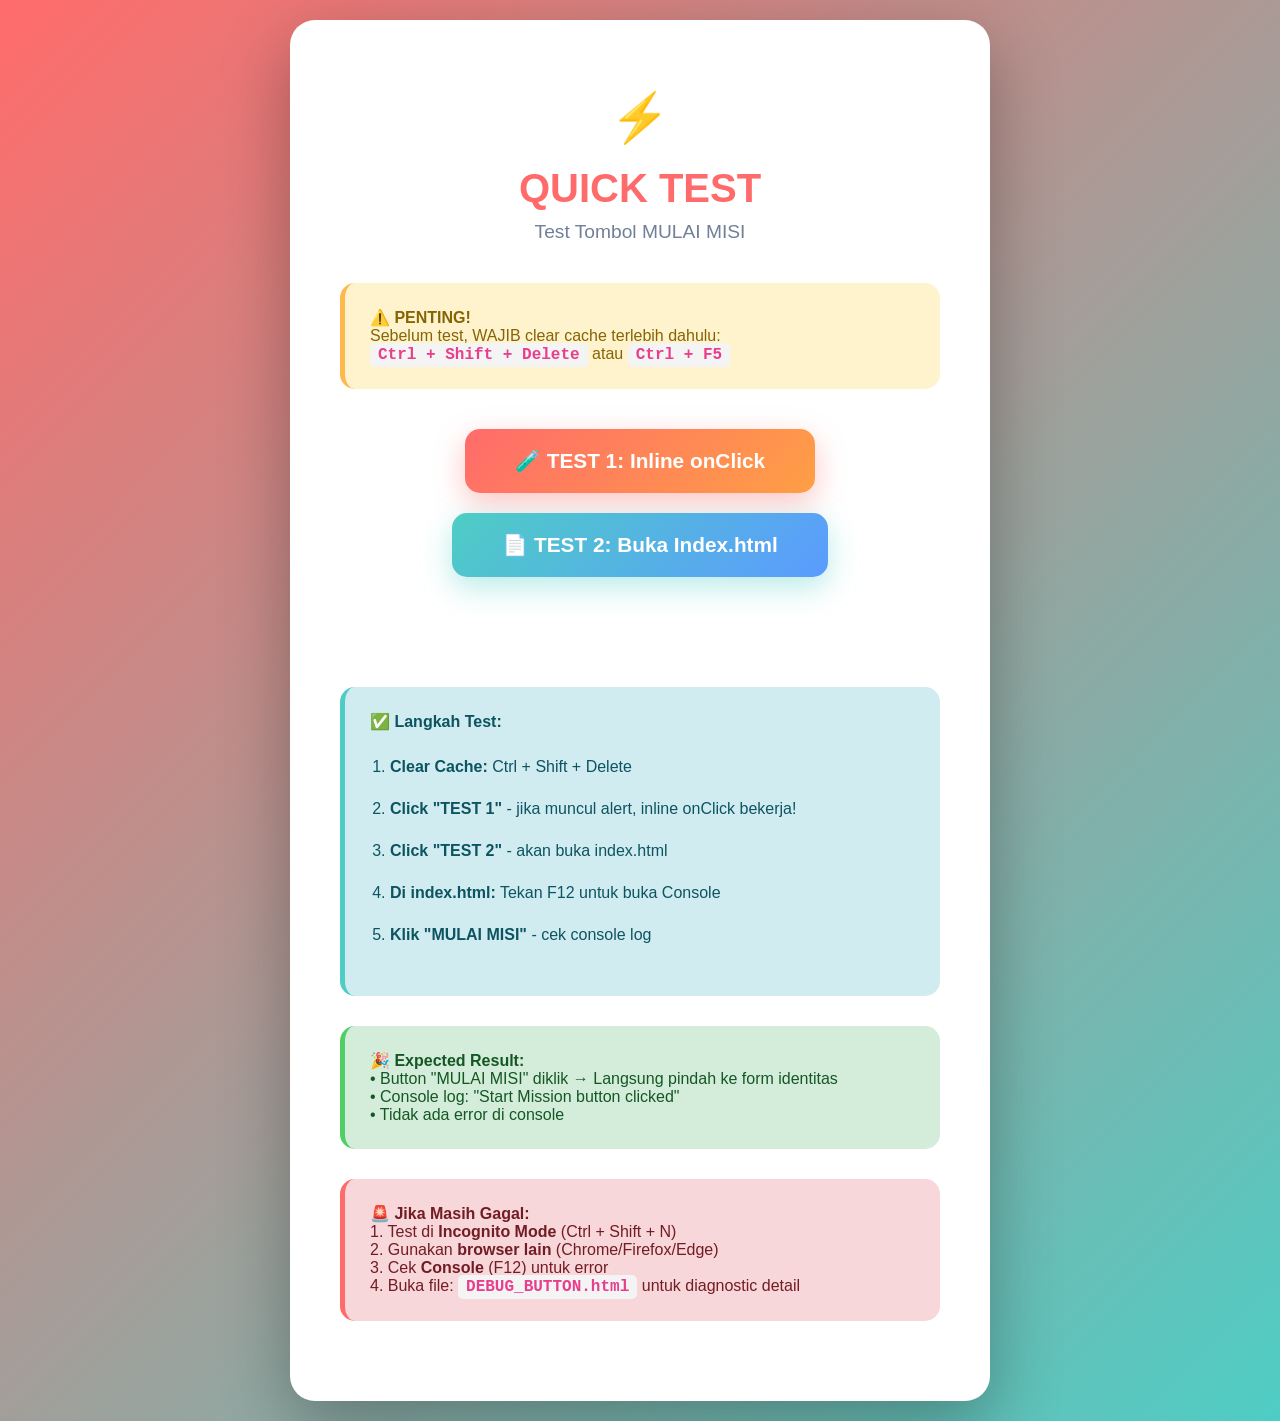
<file: QUICK_TEST.html>
<!DOCTYPE html>
<html lang="id">
<head>
    <meta charset="UTF-8">
    <title>⚡ QUICK TEST - Button MULAI MISI</title>
    <style>
        * { margin: 0; padding: 0; box-sizing: border-box; }
        body {
            font-family: 'Segoe UI', Arial, sans-serif;
            background: linear-gradient(135deg, #FF6B6B 0%, #4ECDC4 100%);
            min-height: 100vh;
            display: flex;
            align-items: center;
            justify-content: center;
            padding: 20px;
        }
        .container {
            background: white;
            padding: 50px;
            border-radius: 25px;
            box-shadow: 0 25px 70px rgba(0,0,0,0.3);
            max-width: 700px;
            text-align: center;
        }
        h1 {
            color: #FF6B6B;
            font-size: 2.5rem;
            margin-bottom: 10px;
        }
        .subtitle {
            color: #718096;
            font-size: 1.2rem;
            margin-bottom: 40px;
        }
        .btn {
            background: linear-gradient(135deg, #FF6B6B 0%, #FF9F45 100%);
            color: white;
            border: none;
            padding: 20px 50px;
            font-size: 1.3rem;
            border-radius: 15px;
            cursor: pointer;
            font-weight: bold;
            margin: 10px;
            transition: all 0.3s ease;
            box-shadow: 0 10px 30px rgba(255, 107, 107, 0.4);
        }
        .btn:hover {
            transform: translateY(-5px);
            box-shadow: 0 15px 40px rgba(255, 107, 107, 0.6);
        }
        .btn-secondary {
            background: linear-gradient(135deg, #4ECDC4 0%, #5B9BFF 100%);
            box-shadow: 0 10px 30px rgba(78, 205, 196, 0.4);
        }
        .btn-secondary:hover {
            box-shadow: 0 15px 40px rgba(78, 205, 196, 0.6);
        }
        .status {
            margin: 30px 0;
            padding: 25px;
            border-radius: 15px;
            text-align: left;
        }
        .warning {
            background: #FFF3CD;
            border-left: 5px solid #FFB84D;
            color: #856404;
        }
        .success {
            background: #D4EDDA;
            border-left: 5px solid #51CF66;
            color: #155724;
        }
        .error {
            background: #F8D7DA;
            border-left: 5px solid #FF6B6B;
            color: #721C24;
        }
        .info {
            background: #D1ECF1;
            border-left: 5px solid #4ECDC4;
            color: #0C5460;
        }
        code {
            background: #F4F4F4;
            padding: 3px 8px;
            border-radius: 5px;
            font-family: 'Courier New', monospace;
            color: #E83E8C;
            font-weight: bold;
        }
        .steps {
            text-align: left;
            margin: 20px 0;
        }
        .steps ol {
            margin-left: 20px;
            line-height: 2;
        }
        .steps li {
            margin: 10px 0;
        }
        #result {
            margin-top: 30px;
            padding: 20px;
            border-radius: 15px;
            font-size: 1.1rem;
            font-weight: bold;
        }
        .emoji {
            font-size: 3rem;
            margin: 20px 0;
        }
    </style>
</head>
<body>
    <div class="container">
        <div class="emoji">⚡</div>
        <h1>QUICK TEST</h1>
        <p class="subtitle">Test Tombol MULAI MISI</p>

        <div class="status warning">
            <strong>⚠️ PENTING!</strong><br>
            Sebelum test, WAJIB clear cache terlebih dahulu:<br>
            <code>Ctrl + Shift + Delete</code> atau <code>Ctrl + F5</code>
        </div>

        <div>
            <button class="btn" onclick="testInlineClick()">
                🧪 TEST 1: Inline onClick
            </button>
            <button class="btn btn-secondary" onclick="openIndexPage()">
                📄 TEST 2: Buka Index.html
            </button>
        </div>

        <div id="result"></div>

        <div class="status info">
            <strong>✅ Langkah Test:</strong>
            <div class="steps">
                <ol>
                    <li><strong>Clear Cache:</strong> Ctrl + Shift + Delete</li>
                    <li><strong>Click "TEST 1"</strong> - jika muncul alert, inline onClick bekerja!</li>
                    <li><strong>Click "TEST 2"</strong> - akan buka index.html</li>
                    <li><strong>Di index.html:</strong> Tekan F12 untuk buka Console</li>
                    <li><strong>Klik "MULAI MISI"</strong> - cek console log</li>
                </ol>
            </div>
        </div>

        <div class="status success">
            <strong>🎉 Expected Result:</strong><br>
            • Button "MULAI MISI" diklik → Langsung pindah ke form identitas<br>
            • Console log: "Start Mission button clicked"<br>
            • Tidak ada error di console
        </div>

        <div class="status error">
            <strong>🚨 Jika Masih Gagal:</strong><br>
            1. Test di <strong>Incognito Mode</strong> (Ctrl + Shift + N)<br>
            2. Gunakan <strong>browser lain</strong> (Chrome/Firefox/Edge)<br>
            3. Cek <strong>Console</strong> (F12) untuk error<br>
            4. Buka file: <code>DEBUG_BUTTON.html</code> untuk diagnostic detail
        </div>
    </div>

    <script>
        console.log('✅ QUICK_TEST.html loaded');
        console.log('JavaScript berfungsi normal!');

        function testInlineClick() {
            const result = document.getElementById('result');
            result.className = 'status success';
            result.innerHTML = `
                <div class="emoji">✅</div>
                <strong>TEST BERHASIL!</strong><br><br>
                Inline onClick bekerja dengan sempurna!<br>
                Ini artinya button "MULAI MISI" juga pasti bekerja.<br><br>
                <strong>Next:</strong> Clear cache (Ctrl+F5) lalu test di index.html
            `;
            
            alert('✅ SUCCESS!\n\nInline onClick bekerja!\nButton MULAI MISI pasti berfungsi.\n\nSekarang:\n1. Clear cache (Ctrl+F5)\n2. Buka index.html\n3. Klik MULAI MISI');
        }

        function openIndexPage() {
            const result = document.getElementById('result');
            result.className = 'status info';
            result.innerHTML = `
                <div class="emoji">📄</div>
                <strong>Membuka index.html...</strong><br><br>
                Setelah halaman terbuka:<br>
                1. Tekan <code>F12</code> untuk buka Console<br>
                2. Klik button "🚀 MULAI MISI"<br>
                3. Lihat apakah ada log di console<br>
                4. Pastikan halaman pindah ke form identitas
            `;
            
            setTimeout(() => {
                window.open('index.html', '_blank');
            }, 500);
        }

        // Auto test on load
        window.onload = function() {
            console.log('='.repeat(50));
            console.log('⚡ QUICK TEST - Button Diagnostic');
            console.log('='.repeat(50));
            console.log('✅ JavaScript environment: OK');
            console.log('✅ DOM Ready: OK');
            console.log('✅ Event handlers: OK');
            console.log('');
            console.log('💡 Klik tombol TEST untuk memulai diagnostic');
            console.log('='.repeat(50));
        };
    </script>
</body>
</html>
</file>
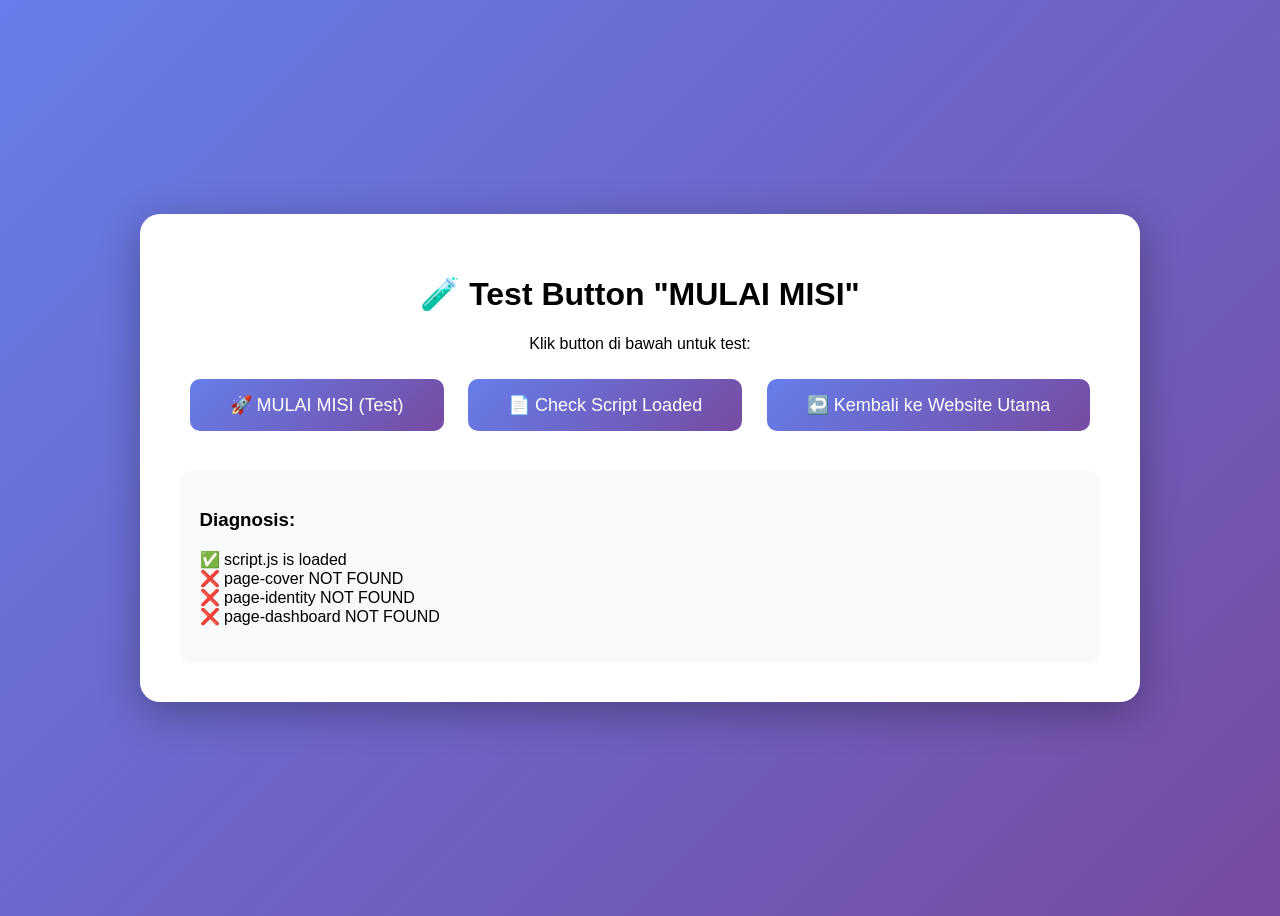
<file: test_button.html>
<!DOCTYPE html>
<html lang="id">
<head>
    <meta charset="UTF-8">
    <meta name="viewport" content="width=device-width, initial-scale=1.0">
    <title>Test Button</title>
    <style>
        body {
            font-family: Arial, sans-serif;
            display: flex;
            justify-content: center;
            align-items: center;
            min-height: 100vh;
            background: linear-gradient(135deg, #667eea 0%, #764ba2 100%);
        }
        .test-box {
            background: white;
            padding: 40px;
            border-radius: 20px;
            text-align: center;
            box-shadow: 0 10px 40px rgba(0,0,0,0.3);
        }
        button {
            background: linear-gradient(135deg, #667eea 0%, #764ba2 100%);
            color: white;
            border: none;
            padding: 15px 40px;
            font-size: 18px;
            border-radius: 10px;
            cursor: pointer;
            margin: 10px;
        }
        button:hover {
            transform: scale(1.05);
            box-shadow: 0 5px 20px rgba(102, 126, 234, 0.5);
        }
        #result {
            margin-top: 20px;
            padding: 15px;
            border-radius: 10px;
            display: none;
        }
        .success {
            background: #d4edda;
            color: #155724;
            border: 1px solid #c3e6cb;
        }
        .error {
            background: #f8d7da;
            color: #721c24;
            border: 1px solid #f5c6cb;
        }
    </style>
</head>
<body>
    <div class="test-box">
        <h1>🧪 Test Button "MULAI MISI"</h1>
        <p>Klik button di bawah untuk test:</p>
        
        <button onclick="testFunction()">
            🚀 MULAI MISI (Test)
        </button>
        
        <button onclick="testScriptLoaded()">
            📄 Check Script Loaded
        </button>
        
        <button onclick="window.location.href='index.html'">
            ↩️ Kembali ke Website Utama
        </button>
        
        <div id="result"></div>
        
        <div style="margin-top: 30px; padding: 20px; background: #f8f9fa; border-radius: 10px; text-align: left;">
            <h3>Diagnosis:</h3>
            <p id="diagnosis">Menunggu test...</p>
        </div>
    </div>

    <script src="script.js"></script>
    <script>
        function testFunction() {
            const resultDiv = document.getElementById('result');
            resultDiv.style.display = 'block';
            
            // Test if startMission function exists
            if (typeof startMission === 'function') {
                resultDiv.className = 'success';
                resultDiv.innerHTML = '<strong>✅ SUCCESS!</strong><br>Function startMission() exists and can be called.';
                
                // Try to call it
                try {
                    startMission();
                    resultDiv.innerHTML += '<br>✅ Function executed without error!';
                } catch(e) {
                    resultDiv.innerHTML += '<br>⚠️ Function exists but error: ' + e.message;
                }
            } else {
                resultDiv.className = 'error';
                resultDiv.innerHTML = '<strong>❌ ERROR!</strong><br>Function startMission() NOT FOUND.<br>Script.js might not be loaded correctly.';
            }
            
            updateDiagnosis();
        }
        
        function testScriptLoaded() {
            const resultDiv = document.getElementById('result');
            resultDiv.style.display = 'block';
            
            const functions = [
                'startMission',
                'showPage',
                'loadData',
                'saveData',
                'updateDashboard'
            ];
            
            let allFound = true;
            let report = '<strong>Function Check:</strong><br>';
            
            functions.forEach(func => {
                if (typeof window[func] === 'function') {
                    report += `✅ ${func}() - Found<br>`;
                } else {
                    report += `❌ ${func}() - NOT FOUND<br>`;
                    allFound = false;
                }
            });
            
            if (allFound) {
                resultDiv.className = 'success';
                resultDiv.innerHTML = report + '<br><strong>✅ All functions loaded correctly!</strong>';
            } else {
                resultDiv.className = 'error';
                resultDiv.innerHTML = report + '<br><strong>❌ Some functions are missing!</strong>';
            }
            
            updateDiagnosis();
        }
        
        function updateDiagnosis() {
            const diagnosisDiv = document.getElementById('diagnosis');
            let diagnosis = '';
            
            // Check if script is loaded
            if (typeof startMission === 'function') {
                diagnosis += '✅ script.js is loaded<br>';
            } else {
                diagnosis += '❌ script.js NOT loaded or has errors<br>';
            }
            
            // Check if pages exist
            const pages = ['page-cover', 'page-identity', 'page-dashboard'];
            pages.forEach(pageId => {
                if (document.getElementById(pageId)) {
                    diagnosis += `✅ ${pageId} exists<br>`;
                } else {
                    diagnosis += `❌ ${pageId} NOT FOUND<br>`;
                }
            });
            
            diagnosisDiv.innerHTML = diagnosis;
        }
        
        // Auto run diagnosis on load
        window.addEventListener('DOMContentLoaded', function() {
            setTimeout(updateDiagnosis, 500);
        });
    </script>
</body>
</html>
</file>
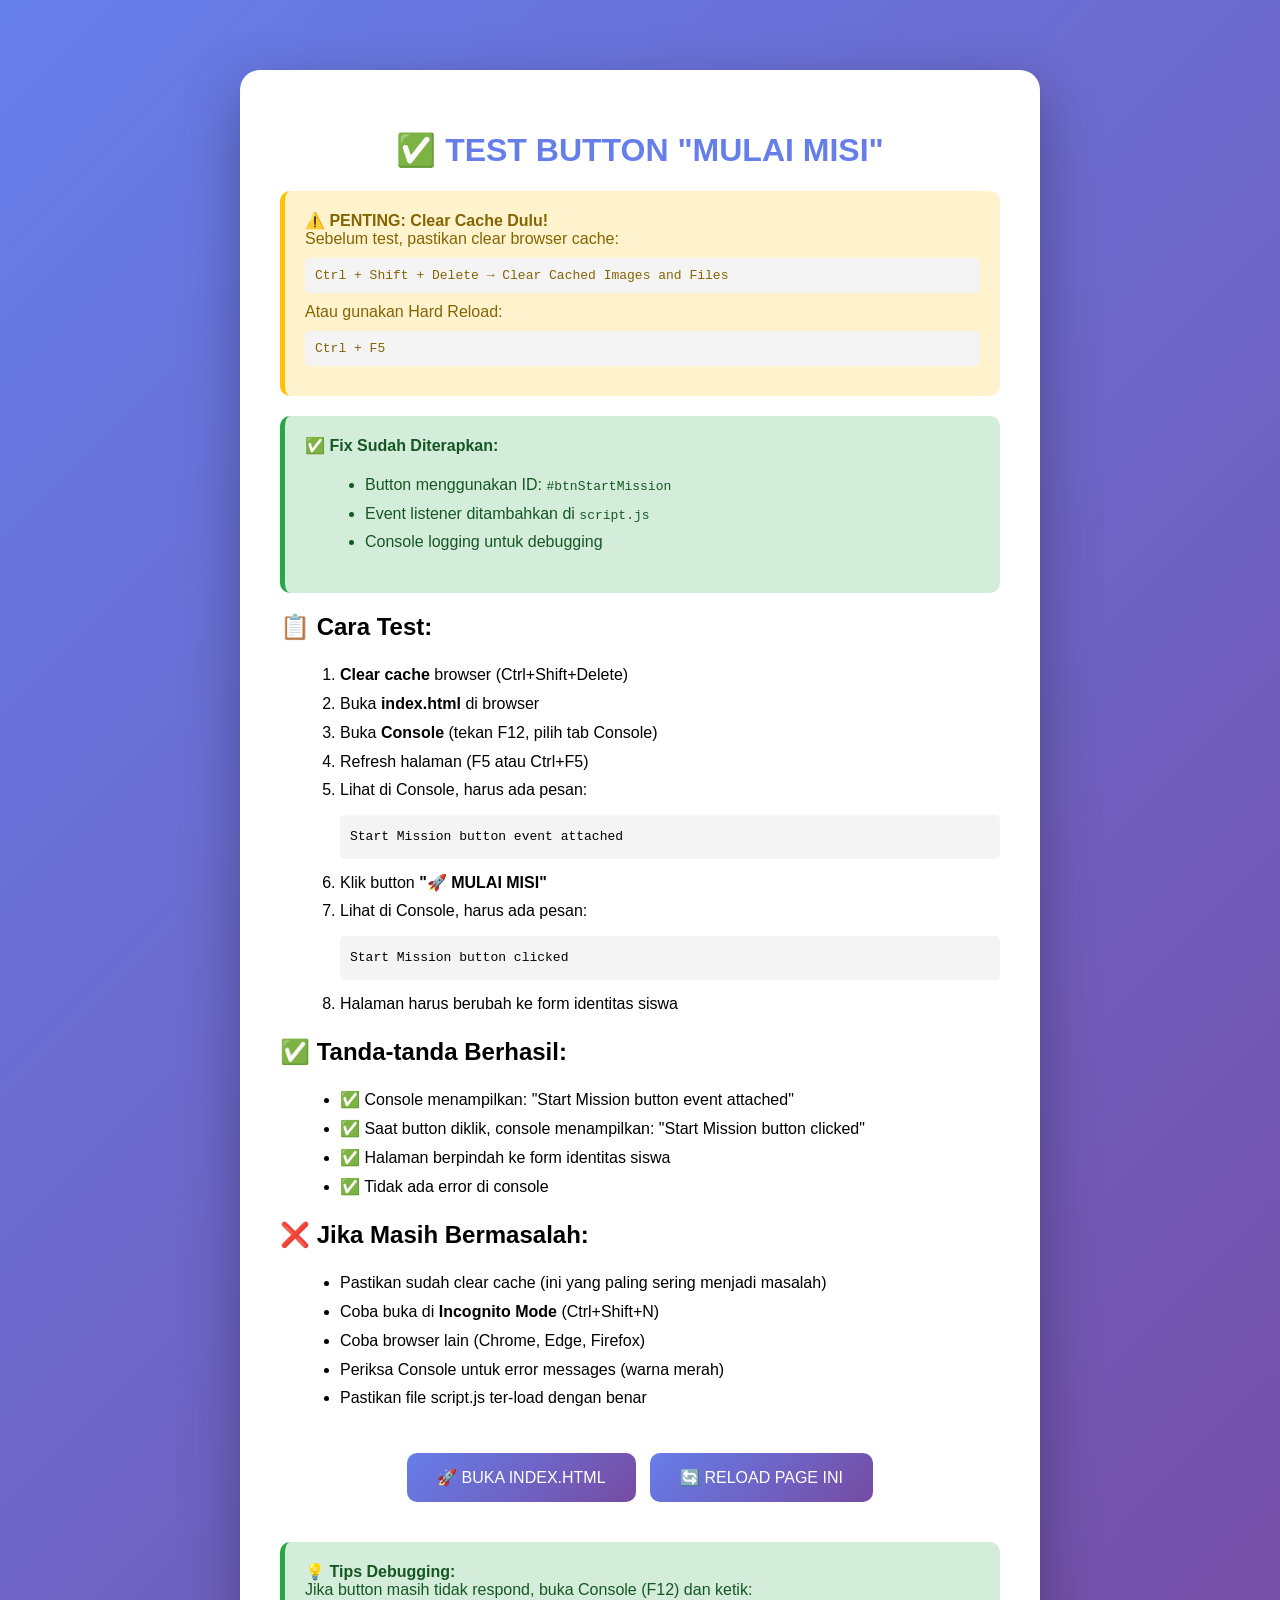
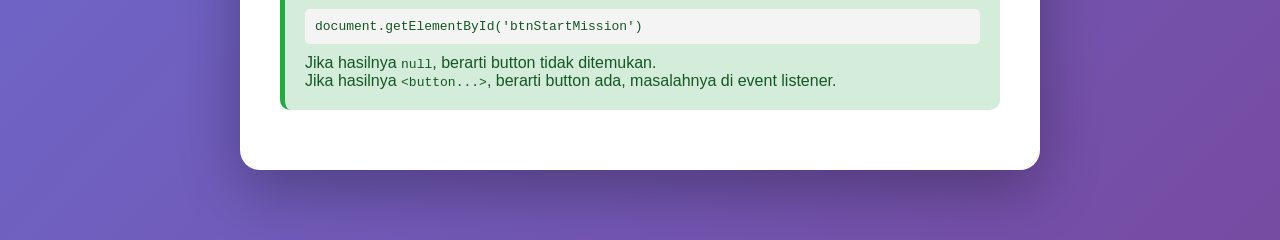
<file: TEST_BUTTON_FIX.html>
<!DOCTYPE html>
<html lang="id">
<head>
    <meta charset="UTF-8">
    <meta name="viewport" content="width=device-width, initial-scale=1.0">
    <title>✅ Test Button Fix</title>
    <style>
        body {
            font-family: Arial, sans-serif;
            max-width: 800px;
            margin: 50px auto;
            padding: 20px;
            background: linear-gradient(135deg, #667eea 0%, #764ba2 100%);
        }
        .container {
            background: white;
            padding: 40px;
            border-radius: 20px;
            box-shadow: 0 20px 60px rgba(0,0,0,0.3);
        }
        h1 {
            color: #667eea;
            text-align: center;
        }
        .status {
            padding: 20px;
            margin: 20px 0;
            border-radius: 10px;
            border-left: 5px solid;
        }
        .success {
            background: #d4edda;
            border-color: #28a745;
            color: #155724;
        }
        .error {
            background: #f8d7da;
            border-color: #dc3545;
            color: #721c24;
        }
        .warning {
            background: #fff3cd;
            border-color: #ffc107;
            color: #856404;
        }
        button {
            background: linear-gradient(135deg, #667eea 0%, #764ba2 100%);
            color: white;
            border: none;
            padding: 15px 30px;
            font-size: 16px;
            border-radius: 10px;
            cursor: pointer;
            margin: 10px 5px;
            transition: transform 0.2s;
        }
        button:hover {
            transform: translateY(-2px);
        }
        .code {
            background: #f4f4f4;
            padding: 10px;
            border-radius: 5px;
            font-family: monospace;
            margin: 10px 0;
        }
        ol, ul {
            margin-left: 20px;
            line-height: 1.8;
        }
    </style>
</head>
<body>
    <div class="container">
        <h1>✅ TEST BUTTON "MULAI MISI"</h1>
        
        <div class="status warning">
            <strong>⚠️ PENTING: Clear Cache Dulu!</strong><br>
            Sebelum test, pastikan clear browser cache:
            <div class="code">Ctrl + Shift + Delete → Clear Cached Images and Files</div>
            Atau gunakan Hard Reload: <div class="code">Ctrl + F5</div>
        </div>

        <div class="status success">
            <strong>✅ Fix Sudah Diterapkan:</strong>
            <ul>
                <li>Button menggunakan ID: <code>#btnStartMission</code></li>
                <li>Event listener ditambahkan di <code>script.js</code></li>
                <li>Console logging untuk debugging</li>
            </ul>
        </div>

        <h2>📋 Cara Test:</h2>
        <ol>
            <li><strong>Clear cache</strong> browser (Ctrl+Shift+Delete)</li>
            <li>Buka <strong>index.html</strong> di browser</li>
            <li>Buka <strong>Console</strong> (tekan F12, pilih tab Console)</li>
            <li>Refresh halaman (F5 atau Ctrl+F5)</li>
            <li>Lihat di Console, harus ada pesan:<br>
                <div class="code">Start Mission button event attached</div>
            </li>
            <li>Klik button <strong>"🚀 MULAI MISI"</strong></li>
            <li>Lihat di Console, harus ada pesan:<br>
                <div class="code">Start Mission button clicked</div>
            </li>
            <li>Halaman harus berubah ke form identitas siswa</li>
        </ol>

        <h2>✅ Tanda-tanda Berhasil:</h2>
        <ul>
            <li>✅ Console menampilkan: "Start Mission button event attached"</li>
            <li>✅ Saat button diklik, console menampilkan: "Start Mission button clicked"</li>
            <li>✅ Halaman berpindah ke form identitas siswa</li>
            <li>✅ Tidak ada error di console</li>
        </ul>

        <h2>❌ Jika Masih Bermasalah:</h2>
        <ul>
            <li>Pastikan sudah clear cache (ini yang paling sering menjadi masalah)</li>
            <li>Coba buka di <strong>Incognito Mode</strong> (Ctrl+Shift+N)</li>
            <li>Coba browser lain (Chrome, Edge, Firefox)</li>
            <li>Periksa Console untuk error messages (warna merah)</li>
            <li>Pastikan file script.js ter-load dengan benar</li>
        </ul>

        <div style="text-align: center; margin-top: 30px;">
            <button onclick="window.location.href='index.html'">🚀 BUKA INDEX.HTML</button>
            <button onclick="location.reload()">🔄 RELOAD PAGE INI</button>
        </div>

        <div class="status success" style="margin-top: 30px;">
            <strong>💡 Tips Debugging:</strong><br>
            Jika button masih tidak respond, buka Console (F12) dan ketik:
            <div class="code">
                document.getElementById('btnStartMission')
            </div>
            Jika hasilnya <code>null</code>, berarti button tidak ditemukan.<br>
            Jika hasilnya <code>&lt;button...&gt;</code>, berarti button ada, masalahnya di event listener.
        </div>
    </div>

    <script>
        console.log('TEST_BUTTON_FIX.html loaded');
        console.log('Fix sudah diterapkan. Silakan test di index.html');
    </script>
</body>
</html>
</file>
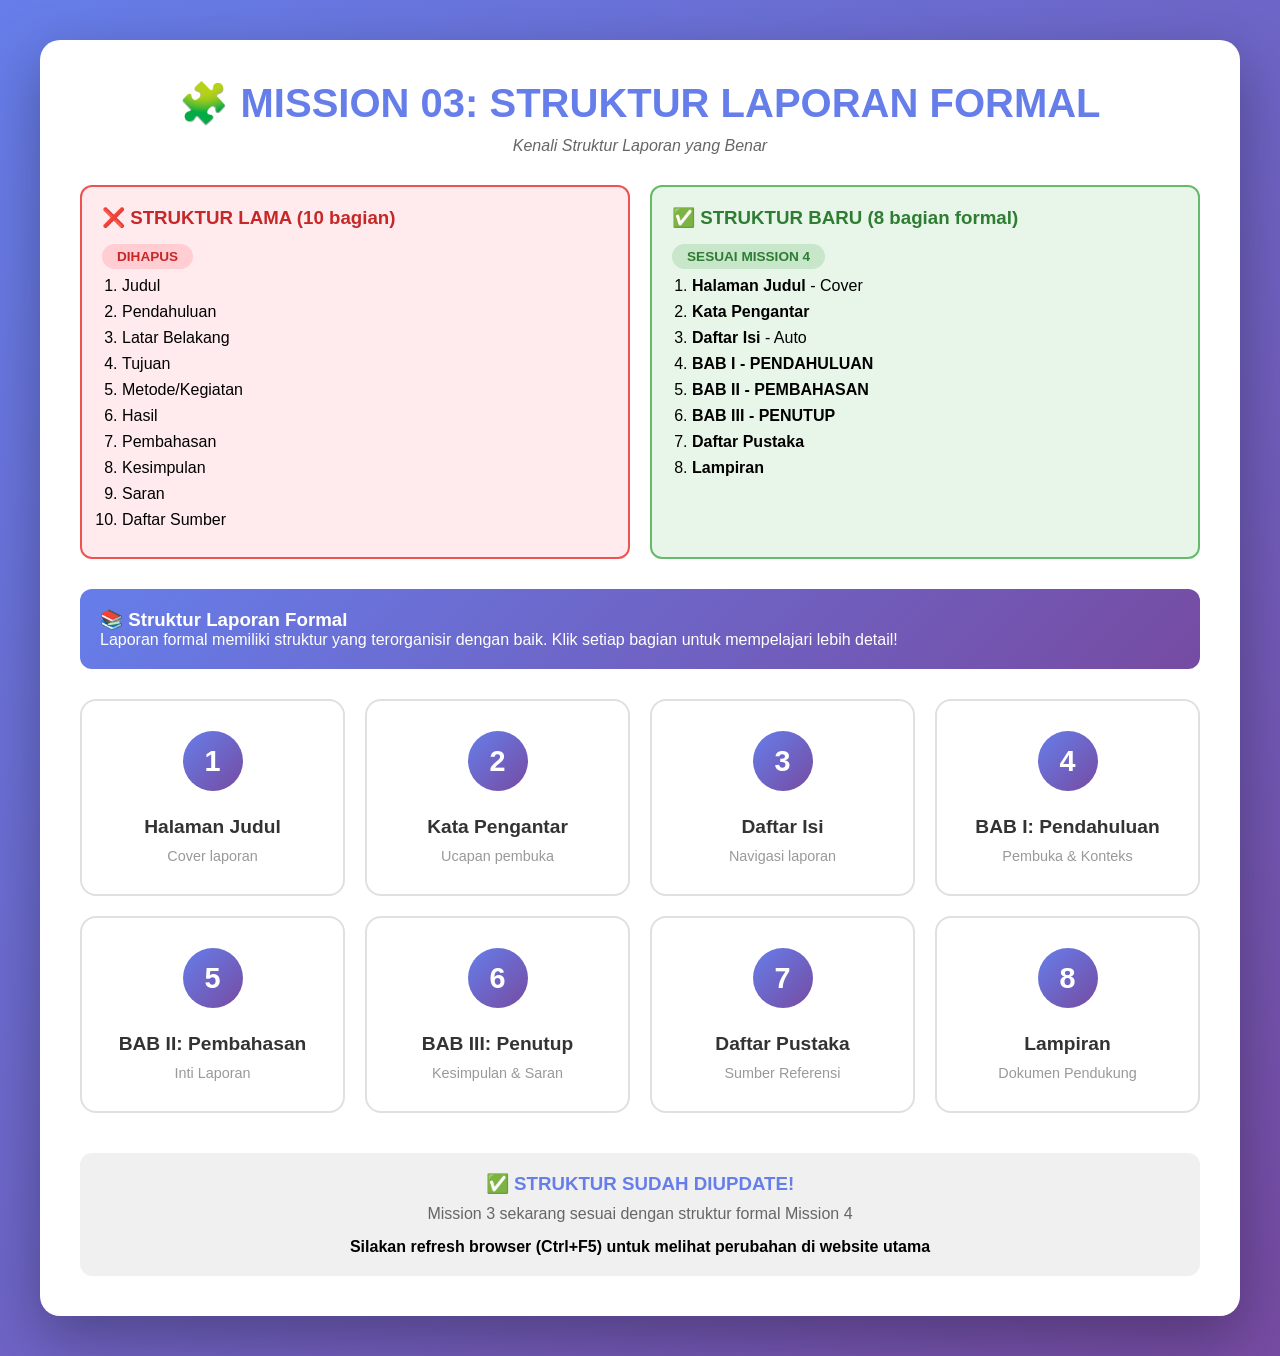
<file: TEST_MISSION3.html>
<!DOCTYPE html>
<html lang="id">
<head>
    <meta charset="UTF-8">
    <meta name="viewport" content="width=device-width, initial-scale=1.0">
    <title>TEST - Mission 3 Structure</title>
    <style>
        * {
            margin: 0;
            padding: 0;
            box-sizing: border-box;
        }
        body {
            font-family: 'Segoe UI', Tahoma, Geneva, Verdana, sans-serif;
            background: linear-gradient(135deg, #667eea 0%, #764ba2 100%);
            padding: 40px 20px;
            min-height: 100vh;
        }
        .container {
            max-width: 1200px;
            margin: 0 auto;
            background: white;
            padding: 40px;
            border-radius: 20px;
            box-shadow: 0 20px 60px rgba(0,0,0,0.3);
        }
        h1 {
            text-align: center;
            color: #667eea;
            margin-bottom: 10px;
            font-size: 2.5rem;
        }
        .subtitle {
            text-align: center;
            color: #666;
            margin-bottom: 30px;
            font-style: italic;
        }
        .info-box {
            background: linear-gradient(135deg, #667eea 0%, #764ba2 100%);
            color: white;
            padding: 20px;
            border-radius: 12px;
            margin-bottom: 30px;
        }
        .info-box h3 {
            margin-top: 0;
        }
        .structure-grid {
            display: grid;
            grid-template-columns: repeat(auto-fit, minmax(250px, 1fr));
            gap: 20px;
            margin: 30px 0;
        }
        .structure-card {
            background: white;
            border: 2px solid #e0e0e0;
            border-radius: 16px;
            padding: 30px;
            text-align: center;
            transition: all 0.3s ease;
            cursor: pointer;
        }
        .structure-card:hover {
            transform: translateY(-5px);
            box-shadow: 0 8px 24px rgba(102, 126, 234, 0.3);
            border-color: #667eea;
        }
        .structure-number {
            display: inline-flex;
            align-items: center;
            justify-content: center;
            width: 60px;
            height: 60px;
            background: linear-gradient(135deg, #667eea 0%, #764ba2 100%);
            color: white;
            border-radius: 50%;
            font-size: 1.8rem;
            font-weight: 700;
            margin-bottom: 15px;
        }
        .structure-card h3 {
            color: #333;
            font-size: 1.2rem;
            margin: 10px 0;
        }
        .structure-desc {
            font-size: 0.9rem;
            color: #999;
            margin-top: 5px;
        }
        .comparison {
            display: grid;
            grid-template-columns: 1fr 1fr;
            gap: 20px;
            margin: 30px 0;
        }
        .comparison-box {
            padding: 20px;
            border-radius: 12px;
        }
        .old {
            background: #ffebee;
            border: 2px solid #ef5350;
        }
        .new {
            background: #e8f5e9;
            border: 2px solid #66bb6a;
        }
        .comparison-box h3 {
            margin-bottom: 15px;
        }
        .old h3 {
            color: #c62828;
        }
        .new h3 {
            color: #2e7d32;
        }
        .comparison-box ol {
            padding-left: 20px;
        }
        .comparison-box li {
            margin: 8px 0;
        }
        .status {
            display: inline-block;
            padding: 5px 15px;
            border-radius: 20px;
            font-weight: 600;
            font-size: 0.85rem;
        }
        .status.removed {
            background: #ffcdd2;
            color: #c62828;
        }
        .status.added {
            background: #c8e6c9;
            color: #2e7d32;
        }
    </style>
</head>
<body>
    <div class="container">
        <h1>🧩 MISSION 03: STRUKTUR LAPORAN FORMAL</h1>
        <p class="subtitle">Kenali Struktur Laporan yang Benar</p>

        <div class="comparison">
            <div class="comparison-box old">
                <h3>❌ STRUKTUR LAMA (10 bagian)</h3>
                <span class="status removed">DIHAPUS</span>
                <ol>
                    <li>Judul</li>
                    <li>Pendahuluan</li>
                    <li>Latar Belakang</li>
                    <li>Tujuan</li>
                    <li>Metode/Kegiatan</li>
                    <li>Hasil</li>
                    <li>Pembahasan</li>
                    <li>Kesimpulan</li>
                    <li>Saran</li>
                    <li>Daftar Sumber</li>
                </ol>
            </div>
            <div class="comparison-box new">
                <h3>✅ STRUKTUR BARU (8 bagian formal)</h3>
                <span class="status added">SESUAI MISSION 4</span>
                <ol>
                    <li><strong>Halaman Judul</strong> - Cover</li>
                    <li><strong>Kata Pengantar</strong></li>
                    <li><strong>Daftar Isi</strong> - Auto</li>
                    <li><strong>BAB I - PENDAHULUAN</strong></li>
                    <li><strong>BAB II - PEMBAHASAN</strong></li>
                    <li><strong>BAB III - PENUTUP</strong></li>
                    <li><strong>Daftar Pustaka</strong></li>
                    <li><strong>Lampiran</strong></li>
                </ol>
            </div>
        </div>

        <div class="info-box">
            <h3>📚 Struktur Laporan Formal</h3>
            <p>Laporan formal memiliki struktur yang terorganisir dengan baik. Klik setiap bagian untuk mempelajari lebih detail!</p>
        </div>

        <div class="structure-grid">
            <div class="structure-card">
                <div class="structure-number">1</div>
                <h3>Halaman Judul</h3>
                <p class="structure-desc">Cover laporan</p>
            </div>
            <div class="structure-card">
                <div class="structure-number">2</div>
                <h3>Kata Pengantar</h3>
                <p class="structure-desc">Ucapan pembuka</p>
            </div>
            <div class="structure-card">
                <div class="structure-number">3</div>
                <h3>Daftar Isi</h3>
                <p class="structure-desc">Navigasi laporan</p>
            </div>
            <div class="structure-card">
                <div class="structure-number">4</div>
                <h3>BAB I: Pendahuluan</h3>
                <p class="structure-desc">Pembuka & Konteks</p>
            </div>
            <div class="structure-card">
                <div class="structure-number">5</div>
                <h3>BAB II: Pembahasan</h3>
                <p class="structure-desc">Inti Laporan</p>
            </div>
            <div class="structure-card">
                <div class="structure-number">6</div>
                <h3>BAB III: Penutup</h3>
                <p class="structure-desc">Kesimpulan & Saran</p>
            </div>
            <div class="structure-card">
                <div class="structure-number">7</div>
                <h3>Daftar Pustaka</h3>
                <p class="structure-desc">Sumber Referensi</p>
            </div>
            <div class="structure-card">
                <div class="structure-number">8</div>
                <h3>Lampiran</h3>
                <p class="structure-desc">Dokumen Pendukung</p>
            </div>
        </div>

        <div style="margin-top: 40px; padding: 20px; background: #f0f0f0; border-radius: 12px; text-align: center;">
            <h3 style="color: #667eea; margin-bottom: 10px;">✅ STRUKTUR SUDAH DIUPDATE!</h3>
            <p style="color: #666;">Mission 3 sekarang sesuai dengan struktur formal Mission 4</p>
            <p style="margin-top: 15px; font-weight: 600;">Silakan refresh browser (Ctrl+F5) untuk melihat perubahan di website utama</p>
        </div>
    </div>
</body>
</html>
</file>
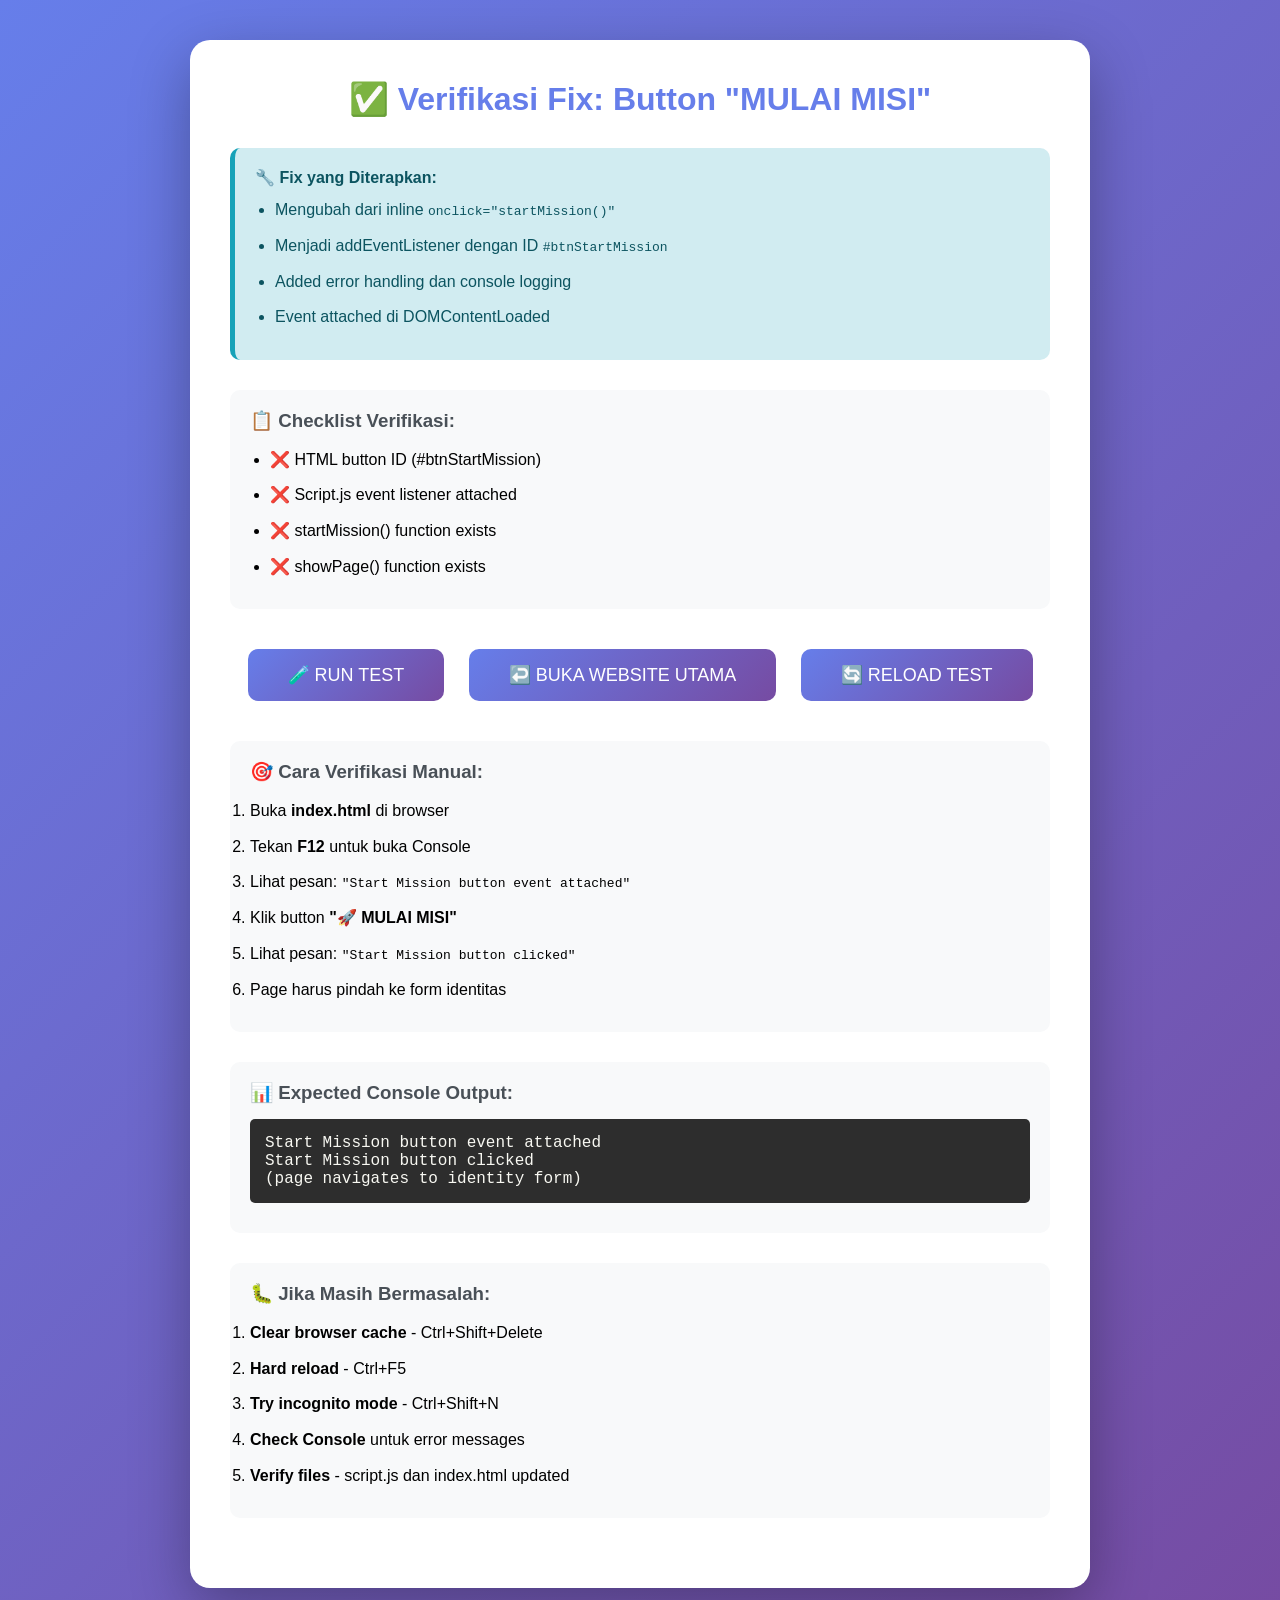
<file: VERIFY_FIX.html>
<!DOCTYPE html>
<html lang="id">
<head>
    <meta charset="UTF-8">
    <meta name="viewport" content="width=device-width, initial-scale=1.0">
    <title>✅ Verify Fix - Button MULAI MISI</title>
    <style>
        * {
            margin: 0;
            padding: 0;
            box-sizing: border-box;
        }
        body {
            font-family: 'Segoe UI', Tahoma, Geneva, Verdana, sans-serif;
            background: linear-gradient(135deg, #667eea 0%, #764ba2 100%);
            padding: 40px;
            min-height: 100vh;
        }
        .container {
            max-width: 900px;
            margin: 0 auto;
            background: white;
            padding: 40px;
            border-radius: 20px;
            box-shadow: 0 20px 60px rgba(0,0,0,0.3);
        }
        h1 {
            color: #667eea;
            text-align: center;
            margin-bottom: 30px;
        }
        .status-box {
            padding: 20px;
            border-radius: 10px;
            margin: 20px 0;
            border-left: 5px solid;
        }
        .success {
            background: #d4edda;
            border-color: #28a745;
            color: #155724;
        }
        .error {
            background: #f8d7da;
            border-color: #dc3545;
            color: #721c24;
        }
        .warning {
            background: #fff3cd;
            border-color: #ffc107;
            color: #856404;
        }
        .info {
            background: #d1ecf1;
            border-color: #17a2b8;
            color: #0c5460;
        }
        button {
            background: linear-gradient(135deg, #667eea 0%, #764ba2 100%);
            color: white;
            border: none;
            padding: 15px 40px;
            font-size: 18px;
            border-radius: 10px;
            cursor: pointer;
            margin: 10px;
            transition: all 0.3s;
        }
        button:hover {
            transform: translateY(-2px);
            box-shadow: 0 5px 20px rgba(102, 126, 234, 0.5);
        }
        button:active {
            transform: translateY(0);
        }
        .test-section {
            margin: 30px 0;
            padding: 20px;
            background: #f8f9fa;
            border-radius: 10px;
        }
        .test-section h3 {
            color: #495057;
            margin-bottom: 15px;
        }
        ul {
            margin-left: 20px;
        }
        li {
            margin: 10px 0;
            line-height: 1.6;
        }
        .code {
            background: #2d2d2d;
            color: #f8f8f2;
            padding: 15px;
            border-radius: 5px;
            font-family: 'Courier New', monospace;
            margin: 10px 0;
            overflow-x: auto;
        }
        .btn-group {
            text-align: center;
            margin: 30px 0;
        }
    </style>
</head>
<body>
    <div class="container">
        <h1>✅ Verifikasi Fix: Button "MULAI MISI"</h1>
        
        <div class="status-box info">
            <strong>🔧 Fix yang Diterapkan:</strong>
            <ul>
                <li>Mengubah dari inline <code>onclick="startMission()"</code></li>
                <li>Menjadi addEventListener dengan ID <code>#btnStartMission</code></li>
                <li>Added error handling dan console logging</li>
                <li>Event attached di DOMContentLoaded</li>
            </ul>
        </div>

        <div class="test-section">
            <h3>📋 Checklist Verifikasi:</h3>
            <ul id="checklist">
                <li>⏳ Checking HTML button ID...</li>
                <li>⏳ Checking script.js event listener...</li>
                <li>⏳ Checking startMission() function...</li>
                <li>⏳ Checking showPage() function...</li>
            </ul>
        </div>

        <div id="result"></div>

        <div class="btn-group">
            <button onclick="runTest()">🧪 RUN TEST</button>
            <button onclick="window.location.href='index.html'">↩️ BUKA WEBSITE UTAMA</button>
            <button onclick="location.reload()">🔄 RELOAD TEST</button>
        </div>

        <div class="test-section">
            <h3>🎯 Cara Verifikasi Manual:</h3>
            <ol>
                <li>Buka <strong>index.html</strong> di browser</li>
                <li>Tekan <strong>F12</strong> untuk buka Console</li>
                <li>Lihat pesan: <code>"Start Mission button event attached"</code></li>
                <li>Klik button <strong>"🚀 MULAI MISI"</strong></li>
                <li>Lihat pesan: <code>"Start Mission button clicked"</code></li>
                <li>Page harus pindah ke form identitas</li>
            </ol>
        </div>

        <div class="test-section">
            <h3>📊 Expected Console Output:</h3>
            <div class="code">
Start Mission button event attached<br>
Start Mission button clicked<br>
(page navigates to identity form)
            </div>
        </div>

        <div class="test-section">
            <h3>🐛 Jika Masih Bermasalah:</h3>
            <ol>
                <li><strong>Clear browser cache</strong> - Ctrl+Shift+Delete</li>
                <li><strong>Hard reload</strong> - Ctrl+F5</li>
                <li><strong>Try incognito mode</strong> - Ctrl+Shift+N</li>
                <li><strong>Check Console</strong> untuk error messages</li>
                <li><strong>Verify files</strong> - script.js dan index.html updated</li>
            </ol>
        </div>
    </div>

    <script>
        function runTest() {
            const resultDiv = document.getElementById('result');
            let testResults = [];
            let allPassed = true;

            // Test 1: Check if functions exist
            const functions = ['startMission', 'showPage', 'loadData'];
            functions.forEach(funcName => {
                if (typeof window[funcName] === 'function') {
                    testResults.push(`✅ Function <strong>${funcName}()</strong> exists`);
                } else {
                    testResults.push(`❌ Function <strong>${funcName}()</strong> NOT FOUND`);
                    allPassed = false;
                }
            });

            // Test 2: Check if pages exist
            const pages = ['page-cover', 'page-identity', 'page-dashboard'];
            pages.forEach(pageId => {
                if (document.getElementById(pageId)) {
                    testResults.push(`✅ Element <strong>#${pageId}</strong> exists`);
                } else {
                    testResults.push(`❌ Element <strong>#${pageId}</strong> NOT FOUND`);
                    allPassed = false;
                }
            });

            // Test 3: Check button
            const btnStart = document.getElementById('btnStartMission');
            if (btnStart) {
                testResults.push(`✅ Button <strong>#btnStartMission</strong> exists`);
                
                // Check if event listener is attached (indirect check)
                if (typeof startMission === 'function') {
                    testResults.push(`✅ startMission() can be called`);
                } else {
                    testResults.push(`❌ startMission() cannot be called`);
                    allPassed = false;
                }
            } else {
                testResults.push(`❌ Button <strong>#btnStartMission</strong> NOT FOUND`);
                allPassed = false;
            }

            // Display results
            if (allPassed) {
                resultDiv.className = 'status-box success';
                resultDiv.innerHTML = `
                    <strong>🎉 ALL TESTS PASSED!</strong><br><br>
                    ${testResults.join('<br>')}
                    <br><br>
                    <strong>✅ Fix berhasil!</strong> Button "MULAI MISI" seharusnya berfungsi dengan baik.
                    <br><br>
                    Silakan buka <strong>index.html</strong> dan test langsung.
                `;
            } else {
                resultDiv.className = 'status-box error';
                resultDiv.innerHTML = `
                    <strong>⚠️ SOME TESTS FAILED</strong><br><br>
                    ${testResults.join('<br>')}
                    <br><br>
                    <strong>Kemungkinan penyebab:</strong><br>
                    • Script.js belum ter-load dengan benar<br>
                    • Browser cache masih load file lama<br>
                    • File tidak ter-save dengan benar<br>
                    <br>
                    <strong>Solusi:</strong> Clear cache (Ctrl+Shift+Delete) dan reload.
                `;
            }

            // Update checklist
            updateChecklist();
        }

        function updateChecklist() {
            const checklistUl = document.getElementById('checklist');
            const checks = [
                { text: 'HTML button ID (#btnStartMission)', check: () => document.getElementById('btnStartMission') !== null },
                { text: 'Script.js event listener attached', check: () => typeof startMission === 'function' },
                { text: 'startMission() function exists', check: () => typeof startMission === 'function' },
                { text: 'showPage() function exists', check: () => typeof showPage === 'function' }
            ];

            checklistUl.innerHTML = checks.map(item => {
                const passed = item.check();
                return `<li>${passed ? '✅' : '❌'} ${item.text}</li>`;
            }).join('');
        }

        // Auto-run test on load
        window.addEventListener('DOMContentLoaded', function() {
            setTimeout(() => {
                updateChecklist();
            }, 500);
        });
    </script>
</body>
</html>
</file>
<file: style.css>
/* Reset and Base Styles */
* {
    margin: 0;
    padding: 0;
    box-sizing: border-box;
}

:root {
    /* Warna Fresh & Energik untuk Anak SMP */
    --primary: #FF6B6B;        /* Coral Pink - Menyenangkan & Ramah */
    --secondary: #4ECDC4;      /* Turquoise - Fresh & Modern */
    --accent: #FFE66D;         /* Sunshine Yellow - Ceria & Energik */
    --purple: #A78BFA;         /* Soft Purple - Kreatif & Playful */
    --orange: #FF9F45;         /* Orange - Antusias & Warm */
    --pink: #FF6BB5;           /* Magenta Pink - Fun & Vibrant */
    --blue: #5B9BFF;           /* Sky Blue - Calm & Friendly */
    --green: #51CF66;          /* Fresh Green - Growth & Success */
    
    /* Background & Text */
    --bg-light: #FFF5F5;       /* Light Pink Tint */
    --bg-card: #FFFFFF;
    --text-dark: #2D3748;
    --text-light: #718096;
    --text-gray: #A0AEC0;
    
    /* Status Colors */
    --success: #51CF66;
    --warning: #FFB84D;
    --danger: #FF6B6B;
    --info: #4ECDC4;
    
    /* Gradients - Colorful & Playful */
    --gradient-1: linear-gradient(135deg, #FF6B6B 0%, #FF9F45 100%);
    --gradient-2: linear-gradient(135deg, #4ECDC4 0%, #5B9BFF 100%);
    --gradient-3: linear-gradient(135deg, #A78BFA 0%, #FF6BB5 100%);
    --gradient-4: linear-gradient(135deg, #FFE66D 0%, #51CF66 100%);
    --gradient-rainbow: linear-gradient(135deg, #FF6B6B 0%, #FF9F45 25%, #FFE66D 50%, #51CF66 75%, #4ECDC4 100%);
    --gradient-sunset: linear-gradient(135deg, #FF6B6B 0%, #FFE66D 50%, #FF9F45 100%);
    --gradient-ocean: linear-gradient(135deg, #4ECDC4 0%, #5B9BFF 100%);
    --gradient-purple: linear-gradient(135deg, #A78BFA 0%, #FF6BB5 100%);
}

body {
    font-family: 'Segoe UI', Tahoma, Geneva, Verdana, sans-serif;
    background: var(--light-gray);
    color: var(--text-dark);
    line-height: 1.6;
    overflow-x: hidden;
}

/* Navigation Bar */
.navbar {
    position: fixed;
    top: 0;
    left: 0;
    right: 0;
    background: var(--gradient-3);
    padding: 1rem 2rem;
    box-shadow: 0 4px 6px rgba(0, 0, 0, 0.1);
    z-index: 1000;
}

.nav-container {
    max-width: 1400px;
    margin: 0 auto;
    display: flex;
    justify-content: space-between;
    align-items: center;
    gap: 2rem;
}

.nav-brand {
    color: var(--white);
    font-size: 1.2rem;
    font-weight: bold;
    letter-spacing: 1px;
}

.nav-progress {
    flex: 1;
    display: flex;
    align-items: center;
    gap: 1rem;
}

.nav-btn {
    background: var(--gradient-1);
    color: var(--white);
    border: none;
    padding: 0.6rem 1.2rem;
    border-radius: 8px;
    cursor: pointer;
    font-weight: 600;
    transition: all 0.3s ease;
}

.nav-btn:hover {
    transform: translateY(-2px);
    box-shadow: 0 4px 12px rgba(37, 99, 235, 0.4);
}

/* Progress Bar */
.progress-bar {
    flex: 1;
    height: 10px;
    background: rgba(255, 255, 255, 0.2);
    border-radius: 10px;
    overflow: hidden;
}

.progress-fill {
    height: 100%;
    background: var(--gradient-1);
    transition: width 0.5s ease;
    border-radius: 10px;
}

.progress-text {
    color: var(--white);
    font-weight: 600;
    min-width: 50px;
}

.progress-bar-large {
    width: 100%;
    height: 20px;
    background: rgba(37, 99, 235, 0.1);
    border-radius: 20px;
    overflow: hidden;
    margin: 1rem 0;
}

/* Page Transitions */
.page {
    display: none;
    min-height: 100vh;
    padding: 2rem;
    animation: fadeIn 0.5s ease;
}

.page.active {
    display: block;
}

@keyframes fadeIn {
    from {
        opacity: 0;
        transform: translateY(20px);
    }
    to {
        opacity: 1;
        transform: translateY(0);
    }
}

/* Cover Page */
.cover-container {
    min-height: 100vh;
    display: flex;
    align-items: center;
    justify-content: center;
    background: var(--gradient-3);
    margin: -2rem;
    padding: 2rem;
}

.cover-content {
    text-align: center;
    color: var(--white);
    max-width: 900px;
}

.cover-badge {
    display: inline-block;
    background: var(--gradient-1);
    padding: 0.5rem 1.5rem;
    border-radius: 30px;
    font-size: 0.9rem;
    font-weight: 600;
    margin-bottom: 1rem;
    letter-spacing: 1px;
}

.cover-title {
    font-size: 3.5rem;
    margin: 1rem 0;
    line-height: 1.2;
}

.title-mission {
    display: block;
    font-size: 1.5rem;
    color: var(--cyan);
    font-weight: 600;
}

.title-main {
    display: block;
    background: var(--gradient-1);
    -webkit-background-clip: text;
    -webkit-text-fill-color: transparent;
    background-clip: text;
    font-weight: 900;
}

.cover-subtitle {
    font-size: 1.3rem;
    color: var(--cyan);
    margin: 1rem 0 2rem;
    font-style: italic;
}

.cover-illustration {
    display: flex;
    justify-content: center;
    gap: 1.5rem;
    margin: 2rem 0;
    flex-wrap: wrap;
}

.illustration-item {
    font-size: 3rem;
    animation: float 3s ease-in-out infinite;
}

.illustration-item:nth-child(1) { animation-delay: 0s; }
.illustration-item:nth-child(2) { animation-delay: 0.2s; }
.illustration-item:nth-child(3) { animation-delay: 0.4s; }
.illustration-item:nth-child(4) { animation-delay: 0.6s; }
.illustration-item:nth-child(5) { animation-delay: 0.8s; }
.illustration-item:nth-child(6) { animation-delay: 1s; }

@keyframes float {
    0%, 100% { transform: translateY(0); }
    50% { transform: translateY(-20px); }
}

.cover-info {
    background: rgba(255, 255, 255, 0.1);
    backdrop-filter: blur(10px);
    border-radius: 20px;
    padding: 2rem;
    margin: 2rem 0;
    border: 1px solid rgba(255, 255, 255, 0.2);
}

.info-grid {
    display: grid;
    grid-template-columns: repeat(auto-fit, minmax(250px, 1fr));
    gap: 1rem;
    text-align: left;
}

.info-item {
    display: flex;
    flex-direction: column;
    gap: 0.3rem;
}

.info-label {
    font-size: 0.85rem;
    color: var(--cyan);
    font-weight: 600;
}

.info-value {
    font-size: 1rem;
    color: var(--white);
}

.cover-question {
    font-size: 1.2rem;
    margin-top: 1rem;
    color: var(--cyan);
}

/* Buttons */
.btn-primary, .btn-secondary {
    border: none;
    padding: 0.8rem 2rem;
    border-radius: 12px;
    font-size: 1rem;
    font-weight: 600;
    cursor: pointer;
    transition: all 0.3s ease;
    display: inline-block;
    text-align: center;
}

.btn-primary {
    background: var(--gradient-1);
    color: var(--white);
}

.btn-primary:hover {
    transform: translateY(-3px);
    box-shadow: 0 8px 20px rgba(37, 99, 235, 0.4);
}

.btn-secondary {
    background: var(--gradient-2);
    color: var(--white);
}

.btn-secondary:hover {
    transform: translateY(-3px);
    box-shadow: 0 8px 20px rgba(139, 92, 246, 0.4);
}

.btn-large {
    padding: 1rem 2.5rem;
    font-size: 1.1rem;
    margin: 1rem 0.5rem;
}

/* Container */
.container {
    max-width: 1200px;
    margin: 0 auto;
    padding: 2rem;
}

/* Cards */
.card-center {
    max-width: 600px;
    margin: 4rem auto;
    background: var(--white);
    border-radius: 20px;
    box-shadow: 0 10px 40px rgba(0, 0, 0, 0.1);
    overflow: hidden;
}

.card-header {
    background: var(--gradient-1);
    color: var(--white);
    padding: 2rem;
    text-align: center;
}

.card-header h2 {
    font-size: 2rem;
    margin-bottom: 0.5rem;
}

.card-body {
    padding: 2rem;
}

/* Form Styles */
.form-group {
    margin-bottom: 1.5rem;
}

.form-group label {
    display: block;
    margin-bottom: 0.5rem;
    color: var(--text-dark);
    font-weight: 600;
}

.form-group input,
.form-group textarea,
.form-group select {
    width: 100%;
    padding: 0.8rem;
    border: 2px solid #e2e8f0;
    border-radius: 10px;
    font-size: 1rem;
    transition: all 0.3s ease;
    font-family: inherit;
}

.form-group input:focus,
.form-group textarea:focus,
.form-group select:focus {
    outline: none;
    border-color: var(--primary-blue);
    box-shadow: 0 0 0 3px rgba(37, 99, 235, 0.1);
}

/* Dashboard */
.dashboard-header {
    text-align: center;
    margin-bottom: 3rem;
}

.dashboard-header h1 {
    font-size: 2.5rem;
    color: var(--dark-navy);
    margin-bottom: 1rem;
}

.dashboard-header h1 span {
    color: var(--primary-blue);
}

.progress-section {
    max-width: 600px;
    margin: 0 auto;
}

.progress-label {
    text-align: center;
    color: var(--text-light);
    font-size: 1.1rem;
    font-weight: 600;
}

/* Mission Cards */
.missions-grid {
    display: grid;
    grid-template-columns: repeat(auto-fill, minmax(280px, 1fr));
    gap: 1.5rem;
    margin: 3rem 0;
}

.mission-card {
    background: var(--white);
    border-radius: 16px;
    padding: 1.5rem;
    display: flex;
    align-items: center;
    gap: 1rem;
    cursor: pointer;
    transition: all 0.3s ease;
    box-shadow: 0 4px 12px rgba(0, 0, 0, 0.08);
    border: 2px solid transparent;
}

.mission-card:hover:not(.locked) {
    transform: translateY(-5px);
    box-shadow: 0 8px 24px rgba(0, 0, 0, 0.12);
}

.mission-card.locked {
    opacity: 0.6;
    cursor: not-allowed;
}

.mission-card.active {
    border-color: var(--primary-blue);
    background: linear-gradient(135deg, rgba(37, 99, 235, 0.05), rgba(6, 182, 212, 0.05));
}

.mission-card.completed {
    border-color: var(--success);
    background: linear-gradient(135deg, rgba(16, 185, 129, 0.05), rgba(6, 182, 212, 0.05));
}

.mission-icon {
    font-size: 2.5rem;
    min-width: 60px;
    text-align: center;
}

.mission-content {
    flex: 1;
}

.mission-content h3 {
    font-size: 1rem;
    color: var(--text-light);
    margin-bottom: 0.3rem;
}

.mission-content p {
    font-size: 1.1rem;
    font-weight: 600;
    color: var(--text-dark);
}

.mission-status {
    display: block;
    font-size: 0.85rem;
    color: var(--text-light);
    margin-top: 0.3rem;
}

/* Badges Section */
.badges-section {
    margin: 4rem 0;
    text-align: center;
}

.badges-section h2 {
    font-size: 2rem;
    color: var(--dark-navy);
    margin-bottom: 2rem;
}

.badges-grid {
    display: grid;
    grid-template-columns: repeat(auto-fit, minmax(150px, 1fr));
    gap: 1.5rem;
    max-width: 900px;
    margin: 0 auto;
}

.badge-item {
    background: var(--white);
    border-radius: 16px;
    padding: 1.5rem;
    box-shadow: 0 4px 12px rgba(0, 0, 0, 0.08);
    transition: all 0.3s ease;
}

.badge-item:hover {
    transform: scale(1.05);
}

.badge-item.locked {
    opacity: 0.4;
    filter: grayscale(100%);
}

.badge-item.earned {
    animation: badgeEarn 0.6s ease;
    border: 2px solid var(--success);
}

@keyframes badgeEarn {
    0% { transform: scale(0.8); opacity: 0; }
    50% { transform: scale(1.1); }
    100% { transform: scale(1); opacity: 1; }
}

.badge-icon {
    font-size: 3rem;
    margin-bottom: 0.5rem;
}

.badge-item p {
    font-size: 0.85rem;
    font-weight: 600;
    color: var(--text-dark);
}

/* Mission Page */
.mission-page {
    padding-top: 100px;
}

.mission-header {
    text-align: center;
    margin-bottom: 3rem;
}

.mission-header h1 {
    font-size: 2.5rem;
    color: var(--dark-navy);
    margin-bottom: 0.5rem;
}

.mission-subtitle {
    font-size: 1.2rem;
    color: var(--text-light);
    font-style: italic;
}

/* Quiz Container */
.quiz-container {
    max-width: 800px;
    margin: 0 auto;
}

.quiz-question {
    background: var(--white);
    border-radius: 16px;
    padding: 2rem;
    margin-bottom: 2rem;
    box-shadow: 0 4px 12px rgba(0, 0, 0, 0.08);
}

.question-number {
    display: inline-block;
    background: var(--gradient-1);
    color: var(--white);
    padding: 0.3rem 0.8rem;
    border-radius: 20px;
    font-size: 0.9rem;
    font-weight: 600;
    margin-bottom: 1rem;
}

.question-text {
    font-size: 1.1rem;
    color: var(--text-dark);
    margin-bottom: 1.5rem;
    line-height: 1.6;
}

.question-options {
    display: flex;
    flex-direction: column;
    gap: 1rem;
}

.option-button {
    background: var(--light-gray);
    border: 2px solid #e2e8f0;
    padding: 1rem 1.5rem;
    border-radius: 12px;
    text-align: left;
    cursor: pointer;
    transition: all 0.3s ease;
    font-size: 1rem;
}

.option-button:hover:not(:disabled) {
    border-color: var(--primary-blue);
    background: rgba(37, 99, 235, 0.05);
}

.option-button.selected {
    border-color: var(--primary-blue);
    background: rgba(37, 99, 235, 0.1);
    font-weight: 600;
}

.option-button.correct {
    border-color: var(--success);
    background: rgba(16, 185, 129, 0.1);
}

.option-button.incorrect {
    border-color: var(--danger);
    background: rgba(239, 68, 68, 0.1);
}

.option-button:disabled {
    cursor: not-allowed;
}

.feedback {
    margin-top: 1rem;
    padding: 1rem;
    border-radius: 10px;
    font-size: 0.95rem;
}

.feedback.correct {
    background: rgba(16, 185, 129, 0.1);
    color: var(--success);
    border-left: 4px solid var(--success);
}

.feedback.incorrect {
    background: rgba(239, 68, 68, 0.1);
    color: var(--danger);
    border-left: 4px solid var(--danger);
}

.quiz-navigation {
    text-align: center;
    margin-top: 2rem;
}

/* Quiz Result */
.quiz-result {
    text-align: center;
    max-width: 600px;
    margin: 0 auto;
}

.score-display {
    margin: 2rem 0;
}

.score-circle {
    display: inline-flex;
    flex-direction: column;
    align-items: center;
    justify-content: center;
    width: 200px;
    height: 200px;
    border-radius: 50%;
    background: var(--gradient-1);
    color: var(--white);
    box-shadow: 0 10px 30px rgba(37, 99, 235, 0.3);
}

.score-value {
    font-size: 4rem;
    font-weight: 900;
}

.score-label {
    font-size: 1.5rem;
}

.result-message {
    font-size: 1.1rem;
    color: var(--text-light);
    margin: 1.5rem 0;
}

.result-details {
    background: var(--white);
    border-radius: 16px;
    padding: 2rem;
    margin: 2rem 0;
    box-shadow: 0 4px 12px rgba(0, 0, 0, 0.08);
    text-align: left;
}

.result-details h3 {
    color: var(--dark-navy);
    margin-bottom: 1rem;
}

.result-details p {
    margin: 0.5rem 0;
    color: var(--text-dark);
}

/* Badge Earned */
.badge-earned {
    background: var(--white);
    border-radius: 16px;
    padding: 2rem;
    margin: 2rem 0;
    box-shadow: 0 4px 12px rgba(0, 0, 0, 0.08);
    animation: badgeEarn 0.6s ease;
}

.badge-large {
    font-size: 5rem;
    margin: 1rem 0;
}

/* Content Cards (Expandable) */
.content-cards {
    margin: 2rem 0;
}

.expandable-card {
    background: var(--white);
    border-radius: 16px;
    margin-bottom: 1rem;
    box-shadow: 0 4px 12px rgba(0, 0, 0, 0.08);
    overflow: hidden;
    transition: all 0.3s ease;
}

.card-title {
    padding: 1.5rem;
    cursor: pointer;
    display: flex;
    justify-content: space-between;
    align-items: center;
    font-size: 1.1rem;
    font-weight: 600;
    color: var(--text-dark);
    background: var(--light-gray);
    transition: all 0.3s ease;
}

.card-title:hover {
    background: rgba(37, 99, 235, 0.05);
}

.toggle-icon {
    transition: transform 0.3s ease;
}

.card-title.active .toggle-icon {
    transform: rotate(180deg);
}

.card-content {
    padding: 0;
    max-height: 0;
    overflow: hidden;
    transition: max-height 0.3s ease, padding 0.3s ease;
}

.card-content.active {
    padding: 1.5rem;
    max-height: 2000px;
}

.card-content ul {
    list-style-position: inside;
    margin: 0.5rem 0;
}

.card-content li {
    margin: 0.5rem 0;
    line-height: 1.6;
}

.highlight {
    background: rgba(239, 68, 68, 0.1);
    padding: 1rem;
    border-radius: 8px;
    margin: 1rem 0;
    border-left: 4px solid var(--danger);
}

/* Info Box */
.info-box {
    background: var(--white);
    border-radius: 16px;
    padding: 2rem;
    margin: 2rem 0;
    box-shadow: 0 4px 12px rgba(0, 0, 0, 0.08);
}

.info-box h3 {
    color: var(--primary-blue);
    margin-bottom: 1rem;
    text-align: center;
}

.process-flow {
    display: flex;
    flex-direction: column;
    align-items: center;
    gap: 0.5rem;
    margin: 1.5rem 0;
}

.flow-item {
    background: var(--gradient-1);
    color: var(--white);
    padding: 0.8rem 1.5rem;
    border-radius: 10px;
    font-weight: 600;
    min-width: 250px;
    text-align: center;
}

.flow-arrow {
    font-size: 1.5rem;
    color: var(--primary-blue);
}

/* Structure Grid */
.structure-grid {
    display: grid;
    grid-template-columns: repeat(auto-fit, minmax(200px, 1fr));
    gap: 1.5rem;
    margin: 2rem 0;
}

.structure-card {
    background: var(--white);
    border-radius: 16px;
    padding: 2rem;
    text-align: center;
    cursor: pointer;
    transition: all 0.3s ease;
    box-shadow: 0 4px 12px rgba(0, 0, 0, 0.08);
}

.structure-card:hover {
    transform: translateY(-5px);
    box-shadow: 0 8px 24px rgba(0, 0, 0, 0.12);
    border: 2px solid var(--primary-blue);
}

.structure-number {
    display: inline-flex;
    align-items: center;
    justify-content: center;
    width: 50px;
    height: 50px;
    background: var(--gradient-1);
    color: var(--white);
    border-radius: 50%;
    font-size: 1.5rem;
    font-weight: 700;
    margin-bottom: 1rem;
}

.structure-card h3 {
    color: var(--text-dark);
    font-size: 1.1rem;
    margin: 0.5rem 0;
}

.structure-card .structure-desc {
    font-size: 0.85rem;
    color: var(--text-gray);
    margin-top: 0.5rem;
}

/* Example Report */
.example-report {
    background: var(--white);
    border-radius: 16px;
    padding: 2rem;
    margin: 3rem 0;
    box-shadow: 0 4px 12px rgba(0, 0, 0, 0.08);
}

.example-report h2 {
    text-align: center;
    color: var(--primary-blue);
    margin-bottom: 1.5rem;
}

.report-sample {
    padding: 1.5rem;
    background: var(--light-gray);
    border-radius: 12px;
}

.report-sample h3 {
    text-align: center;
    color: var(--dark-navy);
    margin-bottom: 1.5rem;
    font-size: 1.3rem;
}

.report-sample h4 {
    color: var(--primary-blue);
    margin-top: 1.5rem;
    margin-bottom: 0.5rem;
}

.report-sample p {
    color: var(--text-dark);
    line-height: 1.8;
    text-align: justify;
}

/* Case Study */
.case-study {
    background: var(--white);
    border-radius: 16px;
    padding: 2rem;
    margin: 2rem 0;
    box-shadow: 0 4px 12px rgba(0, 0, 0, 0.08);
}

.case-study h3, .case-study h4 {
    color: var(--primary-blue);
    margin-bottom: 1rem;
}

.data-display {
    background: var(--light-gray);
    padding: 1.5rem;
    border-radius: 12px;
    margin: 1rem 0;
}

.data-display ul {
    list-style-position: inside;
}

.data-display li {
    margin: 0.5rem 0;
}

/* Builder Steps */
.builder-steps {
    margin: 2rem 0;
}

.builder-step {
    background: var(--white);
    border-radius: 16px;
    padding: 2rem;
    margin-bottom: 1.5rem;
    box-shadow: 0 4px 12px rgba(0, 0, 0, 0.08);
}

.step-header {
    display: flex;
    align-items: center;
    gap: 1rem;
    margin-bottom: 1rem;
}

.step-number {
    display: inline-flex;
    align-items: center;
    justify-content: center;
    width: 40px;
    height: 40px;
    background: var(--gradient-1);
    color: var(--white);
    border-radius: 50%;
    font-weight: 700;
}

.step-title {
    font-size: 1.2rem;
    color: var(--text-dark);
    font-weight: 600;
}

/* Checker Results */
.checker-results {
    display: grid;
    gap: 1rem;
    margin: 2rem 0;
}

.checker-item {
    background: var(--white);
    border-radius: 12px;
    padding: 1.5rem;
    box-shadow: 0 4px 12px rgba(0, 0, 0, 0.08);
}

.checker-item h4 {
    color: var(--text-dark);
    margin-bottom: 0.8rem;
}

.checker-bar {
    height: 20px;
    background: var(--light-gray);
    border-radius: 10px;
    overflow: hidden;
    margin: 0.5rem 0;
}

.checker-fill {
    height: 100%;
    background: var(--gradient-1);
    border-radius: 10px;
    transition: width 0.5s ease;
}

.checker-score {
    font-size: 1.5rem;
    font-weight: 700;
    color: var(--primary-blue);
}

.checker-feedback {
    color: var(--text-light);
    font-size: 0.95rem;
    margin-top: 0.5rem;
}

/* Theme Selection */
.theme-selection {
    text-align: center;
    margin: 2rem 0;
}

.theme-cards {
    display: grid;
    grid-template-columns: repeat(auto-fit, minmax(250px, 1fr));
    gap: 1.5rem;
    margin: 2rem 0;
}

.theme-card {
    background: var(--white);
    border-radius: 16px;
    padding: 1.5rem;
    cursor: pointer;
    transition: all 0.3s ease;
    box-shadow: 0 4px 12px rgba(0, 0, 0, 0.08);
    border: 2px solid transparent;
}

.theme-card:hover {
    transform: translateY(-5px);
    border-color: var(--primary-blue);
}

.theme-card input[type="radio"] {
    display: none;
}

.theme-card.selected {
    border-color: var(--primary-blue);
    background: rgba(37, 99, 235, 0.05);
}

.theme-card label {
    cursor: pointer;
}

/* Checklist Box */
.checklist-box {
    background: var(--white);
    border-radius: 16px;
    padding: 1.5rem;
    margin: 2rem 0;
    box-shadow: 0 4px 12px rgba(0, 0, 0, 0.08);
}

.checklist-items {
    display: flex;
    flex-direction: column;
    gap: 0.8rem;
}

.checklist-items label {
    display: flex;
    align-items: center;
    gap: 0.8rem;
    cursor: pointer;
    padding: 0.5rem;
    border-radius: 8px;
    transition: all 0.3s ease;
}

.checklist-items label:hover {
    background: var(--light-gray);
}

.checklist-items input[type="checkbox"] {
    width: 20px;
    height: 20px;
    cursor: pointer;
}

/* Project Sections */
.project-sections {
    margin: 2rem 0;
}

.project-section {
    background: var(--white);
    border-radius: 16px;
    padding: 2rem;
    margin-bottom: 1.5rem;
    box-shadow: 0 4px 12px rgba(0, 0, 0, 0.08);
}

.project-section h4 {
    color: var(--primary-blue);
    margin-bottom: 1rem;
}

/* Score Comparison */
.score-comparison {
    display: flex;
    justify-content: center;
    align-items: center;
    gap: 2rem;
    margin: 2rem 0;
    flex-wrap: wrap;
}

.comparison-item {
    text-align: center;
}

.comparison-item h3 {
    color: var(--text-light);
    margin-bottom: 1rem;
    font-size: 1.1rem;
}

.score-circle-small {
    width: 120px;
    height: 120px;
    border-radius: 50%;
    display: flex;
    align-items: center;
    justify-content: center;
    background: var(--gradient-1);
    color: var(--white);
    font-size: 2.5rem;
    font-weight: 700;
    box-shadow: 0 8px 20px rgba(37, 99, 235, 0.3);
}

.comparison-arrow {
    font-size: 3rem;
    color: var(--primary-blue);
}

/* Learning Gain */
.learning-gain {
    background: var(--white);
    border-radius: 16px;
    padding: 2rem;
    margin: 2rem 0;
    box-shadow: 0 4px 12px rgba(0, 0, 0, 0.08);
    text-align: center;
}

.gain-value {
    font-size: 3rem;
    font-weight: 900;
    color: var(--success);
    margin: 1rem 0;
}

.gain-message {
    font-size: 1.2rem;
    color: var(--text-dark);
    margin: 1.5rem 0;
    font-weight: 600;
}

/* Reflection Section */
.reflection-section {
    background: var(--white);
    border-radius: 16px;
    padding: 2rem;
    margin: 2rem 0;
    box-shadow: 0 4px 12px rgba(0, 0, 0, 0.08);
}

.reflection-section h3 {
    color: var(--primary-blue);
    margin-bottom: 1rem;
}

.reflection-question {
    color: var(--text-dark);
    margin-bottom: 1rem;
    font-weight: 500;
}

/* Feeling Options */
.feeling-options {
    display: grid;
    grid-template-columns: repeat(auto-fit, minmax(150px, 1fr));
    gap: 1rem;
    margin: 1rem 0;
}

.feeling-option {
    background: var(--white);
    border: 2px solid #e2e8f0;
    border-radius: 12px;
    padding: 1rem;
    text-align: center;
    cursor: pointer;
    transition: all 0.3s ease;
    display: flex;
    flex-direction: column;
    align-items: center;
    gap: 0.5rem;
}

.feeling-option:hover {
    border-color: var(--primary-blue);
    background: rgba(37, 99, 235, 0.05);
}

.feeling-option input[type="radio"] {
    display: none;
}

.feeling-option input[type="radio"]:checked + .feeling-emoji {
    transform: scale(1.3);
}

.feeling-option:has(input:checked) {
    border-color: var(--primary-blue);
    background: rgba(37, 99, 235, 0.1);
}

.feeling-emoji {
    font-size: 2.5rem;
    transition: transform 0.3s ease;
}

/* Final Results */
.result-identity {
    text-align: center;
    margin-bottom: 2rem;
}

.result-identity h2 {
    color: var(--dark-navy);
    font-size: 2rem;
}

.result-identity p {
    color: var(--text-light);
    font-size: 1.2rem;
}

.final-scores {
    display: grid;
    grid-template-columns: repeat(auto-fit, minmax(150px, 1fr));
    gap: 1.5rem;
    margin: 2rem 0;
}

.score-card {
    background: var(--white);
    border-radius: 16px;
    padding: 1.5rem;
    text-align: center;
    box-shadow: 0 4px 12px rgba(0, 0, 0, 0.08);
}

.score-card h3 {
    color: var(--text-light);
    font-size: 0.9rem;
    margin-bottom: 0.8rem;
}

.score-value-large {
    font-size: 2.5rem;
    font-weight: 900;
    color: var(--primary-blue);
}

.final-result-box {
    background: var(--white);
    border-radius: 20px;
    padding: 3rem;
    margin: 3rem 0;
    text-align: center;
    box-shadow: 0 10px 40px rgba(0, 0, 0, 0.1);
}

.final-result-box h2 {
    color: var(--dark-navy);
    margin-bottom: 2rem;
}

.final-score-display {
    margin: 2rem 0;
}

.final-score-circle {
    display: inline-flex;
    align-items: center;
    justify-content: center;
    width: 250px;
    height: 250px;
    border-radius: 50%;
    background: var(--gradient-1);
    color: var(--white);
    font-size: 5rem;
    font-weight: 900;
    box-shadow: 0 15px 40px rgba(37, 99, 235, 0.4);
}

.final-status {
    font-size: 1.5rem;
    font-weight: 700;
    margin: 1.5rem 0;
    padding: 1rem 2rem;
    border-radius: 12px;
    display: inline-block;
}

.final-status.sangat-baik {
    background: rgba(16, 185, 129, 0.1);
    color: var(--success);
}

.final-status.baik {
    background: rgba(6, 182, 212, 0.1);
    color: var(--cyan);
}

.final-status.cukup {
    background: rgba(245, 158, 11, 0.1);
    color: var(--warning);
}

.final-status.perlu-bimbingan {
    background: rgba(239, 68, 68, 0.1);
    color: var(--danger);
}

.learning-gain-final {
    margin-top: 2rem;
}

.learning-gain-final h3 {
    color: var(--text-light);
    margin-bottom: 0.5rem;
}

.learning-gain-final p {
    font-size: 2.5rem;
    font-weight: 900;
    color: var(--success);
}

/* Competency Section */
.competency-section {
    margin: 3rem 0;
}

.competency-section h2 {
    text-align: center;
    color: var(--dark-navy);
    margin-bottom: 2rem;
}

.competency-list {
    display: grid;
    grid-template-columns: repeat(auto-fit, minmax(250px, 1fr));
    gap: 1rem;
}

.competency-item {
    background: var(--white);
    border-radius: 12px;
    padding: 1rem 1.5rem;
    box-shadow: 0 4px 12px rgba(0, 0, 0, 0.08);
    color: var(--text-dark);
    font-weight: 600;
}

/* Badges Final */
.badges-earned-final {
    margin: 3rem 0;
    text-align: center;
}

.badges-earned-final h2 {
    color: var(--dark-navy);
    margin-bottom: 2rem;
}

.badges-final-grid {
    display: flex;
    justify-content: center;
    gap: 2rem;
    flex-wrap: wrap;
}

/* Master Badge */
.final-master-badge {
    background: var(--gradient-1);
    border-radius: 20px;
    padding: 3rem;
    margin: 3rem 0;
    text-align: center;
    color: var(--white);
    box-shadow: 0 15px 40px rgba(37, 99, 235, 0.4);
    animation: badgeEarn 0.8s ease;
}

.master-badge-display {
    margin: 2rem 0;
}

.badge-master {
    font-size: 8rem;
    animation: pulse 2s ease-in-out infinite;
}

@keyframes pulse {
    0%, 100% { transform: scale(1); }
    50% { transform: scale(1.1); }
}

/* Teacher Dashboard */
.teacher-stats {
    display: grid;
    grid-template-columns: repeat(auto-fit, minmax(200px, 1fr));
    gap: 1.5rem;
    margin: 2rem 0;
}

.stat-card {
    background: var(--white);
    border-radius: 16px;
    padding: 2rem;
    text-align: center;
    box-shadow: 0 4px 12px rgba(0, 0, 0, 0.08);
}

.stat-card h3 {
    color: var(--text-light);
    font-size: 0.9rem;
    margin-bottom: 1rem;
}

.stat-value {
    font-size: 2.5rem;
    font-weight: 900;
    color: var(--primary-blue);
}

.teacher-insights, .teacher-recommendations {
    margin: 3rem 0;
}

.teacher-insights h2, .teacher-recommendations h2 {
    color: var(--dark-navy);
    margin-bottom: 1.5rem;
}

.insight-box, .recommendation-box {
    background: var(--white);
    border-radius: 16px;
    padding: 2rem;
    box-shadow: 0 4px 12px rgba(0, 0, 0, 0.08);
}

/* Modal */
.modal {
    display: none;
    position: fixed;
    z-index: 2000;
    left: 0;
    top: 0;
    width: 100%;
    height: 100%;
    background: rgba(0, 0, 0, 0.5);
    backdrop-filter: blur(5px);
}

.modal-content {
    background: var(--white);
    margin: 5% auto;
    padding: 2rem;
    border-radius: 20px;
    max-width: 600px;
    max-height: 80vh;
    overflow-y: auto;
    box-shadow: 0 20px 60px rgba(0, 0, 0, 0.3);
    animation: slideDown 0.3s ease;
}

.modal-large {
    max-width: 900px;
}

@keyframes slideDown {
    from {
        transform: translateY(-50px);
        opacity: 0;
    }
    to {
        transform: translateY(0);
        opacity: 1;
    }
}

.close {
    color: var(--text-light);
    float: right;
    font-size: 2rem;
    font-weight: bold;
    cursor: pointer;
    transition: color 0.3s ease;
}

.close:hover {
    color: var(--danger);
}

/* Report Preview */
.report-preview {
    background: var(--white);
    padding: 3rem;
    font-family: 'Times New Roman', serif;
    line-height: 1.8;
    color: var(--text-dark);
}

.report-preview h1, .report-preview h2, .report-preview h3, .report-preview h4 {
    font-family: 'Segoe UI', sans-serif;
    color: var(--dark-navy);
    margin-top: 1.5rem;
    margin-bottom: 1rem;
}

.report-preview h1 {
    text-align: center;
    font-size: 1.5rem;
    font-weight: 700;
    text-transform: uppercase;
    margin-bottom: 2rem;
}

.report-preview h2 {
    font-size: 1.2rem;
    font-weight: 700;
}

.report-preview h3 {
    font-size: 1.1rem;
    font-weight: 600;
}

.report-preview p {
    text-align: justify;
    margin-bottom: 1rem;
}

.report-preview .cover-page {
    text-align: center;
    padding: 4rem 2rem;
    min-height: 400px;
    display: flex;
    flex-direction: column;
    justify-content: center;
    align-items: center;
    border-bottom: 2px solid var(--light-gray);
    margin-bottom: 2rem;
}

.report-preview .cover-image {
    max-width: 200px;
    max-height: 200px;
    margin: 2rem auto;
    border-radius: 10px;
    box-shadow: 0 4px 12px rgba(0, 0, 0, 0.1);
}

.report-preview .identity-table {
    margin: 2rem auto;
    text-align: left;
}

.report-preview .identity-table table {
    border: none;
    margin: 0 auto;
}

.report-preview .identity-table td {
    padding: 0.5rem 1rem;
    border: none;
}

.report-preview .lampiran-section {
    margin-top: 2rem;
    padding-top: 2rem;
    border-top: 2px solid var(--light-gray);
}

.report-preview .lampiran-image {
    max-width: 100%;
    margin: 1rem 0;
    border-radius: 8px;
    box-shadow: 0 4px 12px rgba(0, 0, 0, 0.1);
}

.report-preview .page-break {
    page-break-after: always;
    margin: 3rem 0;
    border-bottom: 2px dashed var(--light-gray);
}

.image-upload-box {
    border: 2px dashed var(--primary-blue);
    border-radius: 12px;
    padding: 2rem;
    text-align: center;
    background: rgba(37, 99, 235, 0.05);
    margin: 1rem 0;
    cursor: pointer;
    transition: all 0.3s ease;
}

.image-upload-box:hover {
    background: rgba(37, 99, 235, 0.1);
    border-color: var(--cyan);
}

.image-upload-box input[type="file"] {
    display: none;
}

.image-preview {
    margin-top: 1rem;
    max-width: 300px;
    max-height: 300px;
    border-radius: 8px;
    box-shadow: 0 4px 12px rgba(0, 0, 0, 0.1);
}

.report-actions {
    display: flex;
    gap: 1rem;
    justify-content: center;
    flex-wrap: wrap;
    margin-top: 2rem;
}

.modal-actions {
    display: flex;
    gap: 1rem;
    justify-content: center;
    margin-top: 2rem;
    padding-top: 2rem;
    border-top: 2px solid var(--light-gray);
}

@media print {
    .report-preview {
        padding: 0;
    }
    
    .modal-actions {
        display: none;
    }
    
    .close {
        display: none;
    }
}

/* Responsive Design */
@media (max-width: 768px) {
    .cover-title {
        font-size: 2.5rem;
    }
    
    .title-mission {
        font-size: 1.2rem;
    }
    
    .cover-subtitle {
        font-size: 1rem;
    }
    
    .illustration-item {
        font-size: 2rem;
    }
    
    .info-grid {
        grid-template-columns: 1fr;
    }
    
    .navbar {
        padding: 1rem;
    }
    
    .nav-container {
        flex-direction: column;
        gap: 1rem;
    }
    
    .nav-progress {
        width: 100%;
    }
    
    .missions-grid {
        grid-template-columns: 1fr;
    }
    
    .badges-grid {
        grid-template-columns: repeat(auto-fit, minmax(120px, 1fr));
    }
    
    .mission-header h1 {
        font-size: 1.8rem;
    }
    
    .structure-grid {
        grid-template-columns: repeat(auto-fit, minmax(150px, 1fr));
    }
    
    .score-comparison {
        flex-direction: column;
    }
    
    .comparison-arrow {
        transform: rotate(90deg);
    }
    
    .feeling-options {
        grid-template-columns: repeat(auto-fit, minmax(100px, 1fr));
    }
    
    .final-scores {
        grid-template-columns: repeat(auto-fit, minmax(120px, 1fr));
    }
    
    .final-score-circle {
        width: 180px;
        height: 180px;
        font-size: 3.5rem;
    }
    
    .teacher-stats {
        grid-template-columns: 1fr;
    }
    
    .page {
        padding: 1rem;
    }
    
    .container {
        padding: 1rem;
    }
    
    .btn-large {
        padding: 0.8rem 1.5rem;
        font-size: 1rem;
    }
}

@media (max-width: 480px) {
    .cover-title {
        font-size: 2rem;
    }
    
    .score-circle {
        width: 150px;
        height: 150px;
    }
    
    .score-value {
        font-size: 3rem;
    }
    
    .badge-large {
        font-size: 3.5rem;
    }
    
    .final-score-circle {
        width: 150px;
        height: 150px;
        font-size: 3rem;
    }
    
    .badge-master {
        font-size: 5rem;
    }
}
</file>
